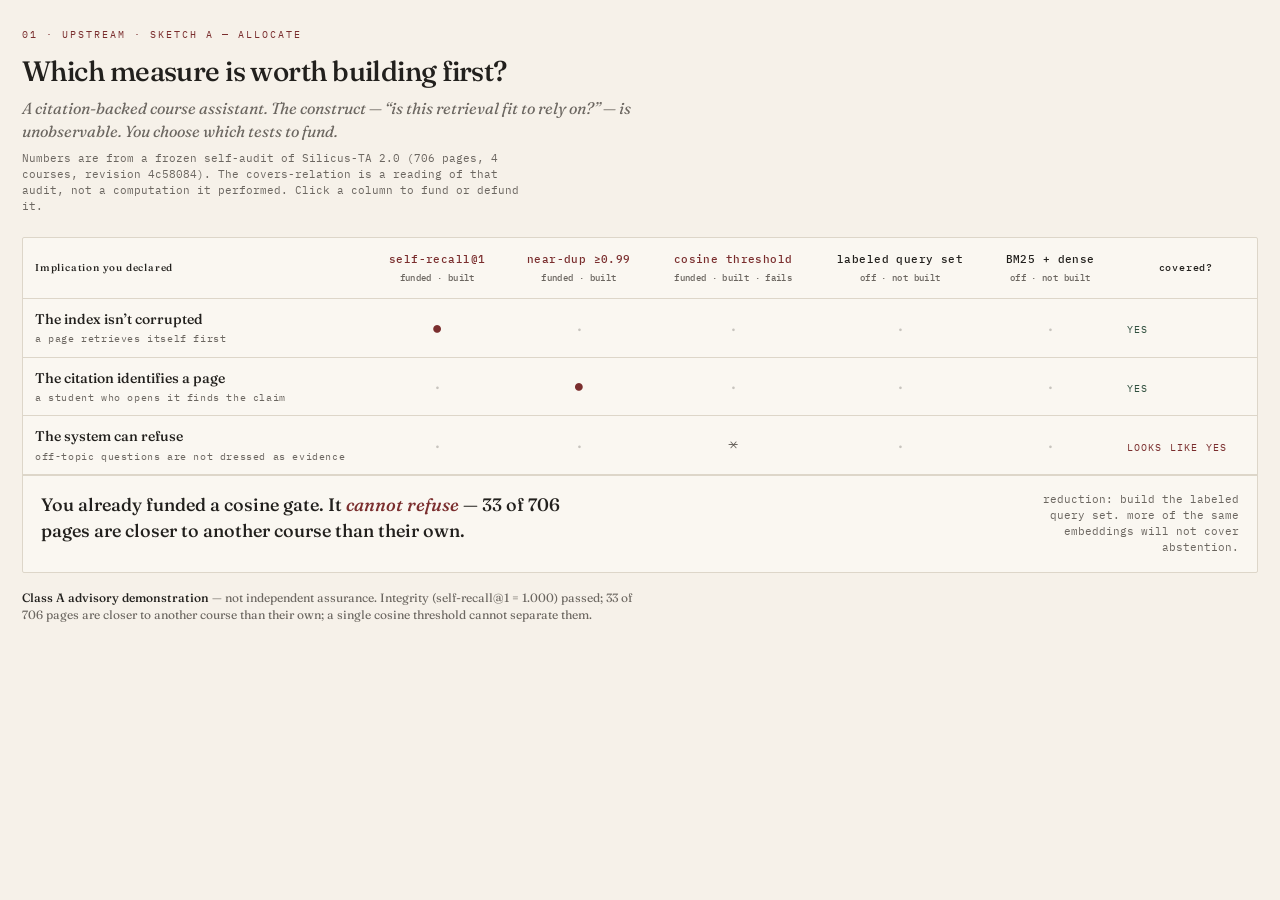
<file: sketches/upstream-coverage-allocate/index.html>
<!doctype html>
<html lang="en">
<head>
<meta charset="utf-8">
<meta name="viewport" content="width=device-width, initial-scale=1">
<title>Upstream sketch — coverage / allocate</title>
<link rel="preconnect" href="https://fonts.googleapis.com">
<link href="https://fonts.googleapis.com/css2?family=Fraunces:ital,opsz,wght@0,9..144,500;0,9..144,600;1,9..144,400&family=IBM+Plex+Mono:wght@400;500&display=swap" rel="stylesheet">
<style>
  :root{--bg:#f6f1e9;--paper:#faf7f1;--ink:#22201d;--dim:#6b6660;--rule:#ddd6c9;--acc:#7a2e2e;--ok:#2f4f3e}
  *{box-sizing:border-box;margin:0;padding:0}
  body{font-family:Fraunces,Georgia,serif;background:var(--bg);color:var(--ink);line-height:1.45;padding:28px 22px 48px}
  .kicker{font-family:"IBM Plex Mono",monospace;font-size:10px;letter-spacing:.2em;text-transform:uppercase;color:var(--acc)}
  h1{font-size:28px;font-weight:500;letter-spacing:-.02em;margin:8px 0 6px}
  .lede{font-size:16px;font-style:italic;color:var(--dim);max-width:62ch;margin-bottom:8px}
  .note{font-family:"IBM Plex Mono",monospace;font-size:11px;color:var(--dim);margin-bottom:22px;max-width:72ch}
  .board{border:1px solid var(--rule);background:var(--paper);border-radius:2px;overflow:hidden}
  table{width:100%;border-collapse:collapse}
  th,td{border-bottom:1px solid var(--rule);padding:10px 12px;vertical-align:middle}
  th{font-family:"IBM Plex Mono",monospace;font-size:10px;letter-spacing:.08em;font-weight:500;text-align:center}
  th.rowh,td.rowh{text-align:left;width:28%;font-family:Fraunces,serif}
  td.rowh{font-size:14px;font-weight:500}
  td.rowh span{display:block;font-family:"IBM Plex Mono",monospace;font-size:10px;letter-spacing:.06em;color:var(--dim);font-weight:400;margin-top:3px}
  .colbtn{all:unset;cursor:pointer;display:block;width:100%;text-align:center;padding:4px 0}
  .colbtn .name{font-family:"IBM Plex Mono",monospace;font-size:10.5px;letter-spacing:.04em}
  .colbtn .meta{display:block;font-size:9px;color:var(--dim);margin-top:3px;letter-spacing:.04em}
  .on .name{color:var(--acc)}
  .cell{text-align:center;font-size:18px;color:var(--rule)}
  .cell.hit{color:var(--acc)}
  .cell.miss{color:var(--dim);opacity:.35}
  .cell.fake{color:var(--dim);text-decoration:line-through}
  .status{font-family:"IBM Plex Mono",monospace;font-size:10px;letter-spacing:.12em;text-transform:uppercase}
  .status.ok{color:var(--ok)}
  .status.no{color:var(--acc)}
  .out{padding:16px 18px;border-top:1px solid var(--rule);display:grid;grid-template-columns:1fr auto;gap:12px;align-items:start}
  .sent{font-size:18px;font-weight:500;max-width:46ch}
  .sent em{font-style:italic;color:var(--acc)}
  .red{font-family:"IBM Plex Mono",monospace;font-size:11px;color:var(--dim);text-align:right;max-width:28ch}
  .disc{margin-top:16px;font-size:12px;color:var(--dim);max-width:78ch}
  .disc strong{color:var(--ink);font-weight:500}
</style>
</head>
<body>
  <div class="kicker">01 · upstream · sketch A — allocate</div>
  <h1>Which measure is worth building first?</h1>
  <p class="lede">A citation-backed course assistant. The construct — “is this retrieval fit to rely on?” — is unobservable. You choose which tests to fund.</p>
  <p class="note">Numbers are from a frozen self-audit of Silicus-TA 2.0 (706 pages, 4 courses, revision 4c58084). The covers-relation is a reading of that audit, not a computation it performed. Click a column to fund or defund it.</p>

  <div class="board">
    <table id="grid"></table>
    <div class="out">
      <div class="sent" id="sent"></div>
      <div class="red" id="red"></div>
    </div>
  </div>
  <p class="disc"><strong>Class A advisory demonstration</strong> — not independent assurance. Integrity (self-recall@1 = 1.000) passed; 33 of 706 pages are closer to another course than their own; a single cosine threshold cannot separate them.</p>

<script>
const IMPL = [
  {id:'integrity', name:'The index isn’t corrupted', hint:'a page retrieves itself first'},
  {id:'citation',  name:'The citation identifies a page', hint:'a student who opens it finds the claim'},
  {id:'abstention',name:'The system can refuse', hint:'off-topic questions are not dressed as evidence'},
];
const MEAS = [
  {id:'self', name:'self-recall@1', meta:'built', built:true, covers:['integrity'], fake:[]},
  {id:'dup',  name:'near-dup ≥0.99', meta:'built', built:true, covers:['citation'], fake:[]},
  {id:'cos',  name:'cosine threshold', meta:'built · fails', built:true, covers:[], fake:['abstention']},
  {id:'lab',  name:'labeled query set', meta:'not built', built:false, covers:['abstention'], fake:[]},
  {id:'hyb',  name:'BM25 + dense', meta:'not built', built:false, covers:[], fake:[]},
];
const on = Object.fromEntries(MEAS.map(m => [m.id, m.built]));

function covered(implId){
  return MEAS.some(m => on[m.id] && m.covers.includes(implId));
}
function faked(implId){
  return MEAS.some(m => on[m.id] && m.fake.includes(implId)) && !covered(implId);
}
function render(){
  const head = `<tr><th class="rowh">Implication you declared</th>${MEAS.map(m =>
    `<th><button class="colbtn ${on[m.id]?'on':''}" data-id="${m.id}"><span class="name">${m.name}</span><span class="meta">${on[m.id] ? (m.built?'funded':'added') : 'off'} · ${m.meta}</span></button></th>`
  ).join('')}<th>covered?</th></tr>`;
  const rows = IMPL.map(im => {
    const ok = covered(im.id);
    const fk = faked(im.id);
    const cells = MEAS.map(m => {
      const hit = m.covers.includes(im.id);
      const fake = m.fake.includes(im.id);
      const cls = !on[m.id] ? 'miss' : hit ? 'hit' : fake ? 'fake' : 'miss';
      const mark = !on[m.id] ? '·' : hit ? '●' : fake ? '×' : '·';
      return `<td class="cell ${cls}">${mark}</td>`;
    }).join('');
    const st = ok ? '<span class="status ok">yes</span>' : fk ? '<span class="status no">looks like yes</span>' : '<span class="status no">no</span>';
    return `<tr><td class="rowh">${im.name}<span>${im.hint}</span></td>${cells}<td>${st}</td></tr>`;
  }).join('');
  document.getElementById('grid').innerHTML = head + rows;
  document.querySelectorAll('.colbtn').forEach(b => b.onclick = () => { on[b.dataset.id] = !on[b.dataset.id]; render(); });

  const missing = IMPL.filter(im => !covered(im.id)).map(im => im.id);
  const labOn = on.lab;
  const cosOn = on.cos;
  let sent, red;
  if (missing.length === 0){
    sent = 'Every declared implication is covered. The expensive one was the <em>labeled query set</em> — not another embedding.';
    red = 'reduction: stop. ship with a gate you actually measured.';
  } else if (missing.includes('abstention') && cosOn && !labOn){
    sent = 'You already funded a cosine gate. It <em>cannot refuse</em> — 33 of 706 pages are closer to another course than their own.';
    red = 'reduction: build the labeled query set. more of the same embeddings will not cover abstention.';
  } else if (missing.includes('integrity')){
    sent = 'You defunded the only test of index integrity. The rest of the matrix is then uninterpretable.';
    red = 'reduction: self-recall is cheap. put it back.';
  } else {
    sent = 'An implication you declared is still uncovered.';
    red = 'reduction: fund the column that hits the uncovered row — not a new generator.';
  }
  document.getElementById('sent').innerHTML = sent;
  document.getElementById('red').textContent = red;
}
render();
</script>
</body>
</html>
</file>
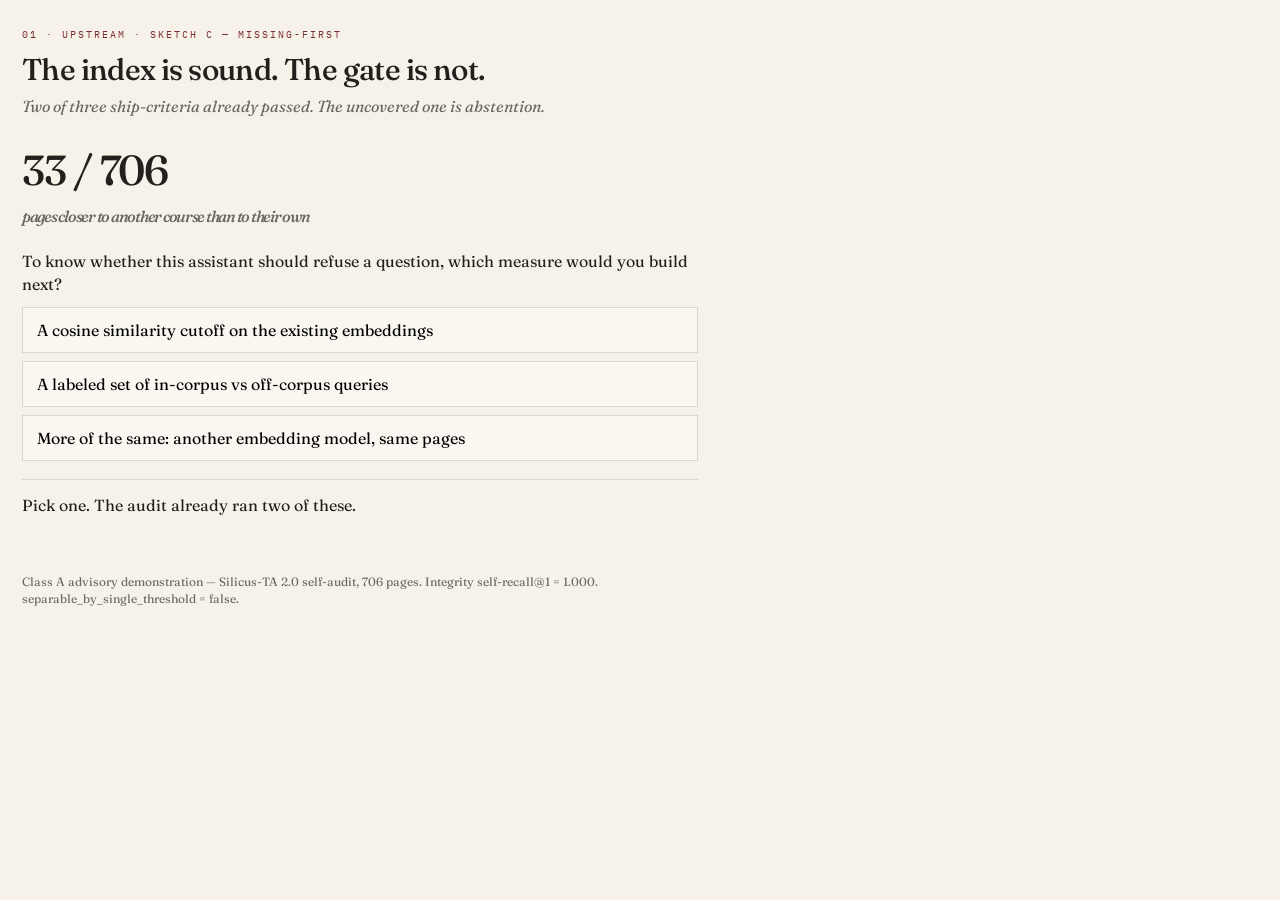
<file: sketches/upstream-missing-first/index.html>
<!doctype html>
<html lang="en">
<head>
<meta charset="utf-8">
<meta name="viewport" content="width=device-width, initial-scale=1">
<title>Upstream sketch — missing-first</title>
<link href="https://fonts.googleapis.com/css2?family=Fraunces:ital,opsz,wght@0,9..144,500;0,9..144,600;1,9..144,400&family=IBM+Plex+Mono:wght@400;500&display=swap" rel="stylesheet">
<style>
  :root{--bg:#f6f1e9;--paper:#faf7f1;--ink:#22201d;--dim:#6b6660;--rule:#ddd6c9;--acc:#7a2e2e}
  *{box-sizing:border-box;margin:0;padding:0}
  body{font-family:Fraunces,Georgia,serif;background:var(--bg);color:var(--ink);line-height:1.45;padding:28px 22px 48px;max-width:720px}
  .kicker{font-family:"IBM Plex Mono",monospace;font-size:10px;letter-spacing:.2em;text-transform:uppercase;color:var(--acc)}
  h1{font-size:30px;font-weight:500;letter-spacing:-.02em;margin:10px 0 8px;line-height:1.15}
  .lede{font-size:16px;font-style:italic;color:var(--dim);margin-bottom:22px}
  .stat{font-size:42px;font-weight:500;letter-spacing:-.03em}
  .stat span{font-size:16px;font-style:italic;color:var(--dim);display:block;margin-top:4px}
  .q{margin:22px 0 10px;font-size:16px}
  .opt{display:block;width:100%;text-align:left;font-family:Fraunces,serif;font-size:16px;padding:12px 14px;margin:8px 0;border:1px solid var(--rule);background:var(--paper);cursor:pointer}
  .opt:hover,.opt.on{border-color:var(--acc)}
  .ans{margin-top:18px;padding-top:14px;border-top:1px solid var(--rule);font-size:16px;min-height:4.5em}
  .ans em{font-style:italic;color:var(--acc)}
  .disc{margin-top:22px;font-size:12px;color:var(--dim)}
</style>
</head>
<body>
  <div class="kicker">01 · upstream · sketch C — missing-first</div>
  <h1>The index is sound. The gate is not.</h1>
  <p class="lede">Two of three ship-criteria already passed. The uncovered one is abstention.</p>
  <div class="stat">33 / 706<span>pages closer to another course than to their own</span></div>
  <p class="q">To know whether this assistant should refuse a question, which measure would you build next?</p>
  <button class="opt" data-k="cos">A cosine similarity cutoff on the existing embeddings</button>
  <button class="opt" data-k="lab">A labeled set of in-corpus vs off-corpus queries</button>
  <button class="opt" data-k="more">More of the same: another embedding model, same pages</button>
  <div class="ans" id="ans">Pick one. The audit already ran two of these.</div>
  <p class="disc">Class A advisory demonstration — Silicus-TA 2.0 self-audit, 706 pages. Integrity self-recall@1 = 1.000. separable_by_single_threshold = false.</p>
<script>
const A = {
  cos: 'Already tried. On-corpus neighbour median 0.909; off-corpus median 0.828; the distributions overlap. <em>A cutoff either admits the wrong course or rejects legitimate pages.</em>',
  lab: 'This is the missing measurement. Embed a labeled query set — in-corpus and off-corpus — <em>before</em> you tune a gate. The audit named it and did not have it.',
  more: 'The failure is not a weak embedding. It is that page-level vectors of dense course notes encode register (“this is an academic page”), not topic. <em>Another model of the same pages will not cover abstention.</em>',
};
document.querySelectorAll('.opt').forEach(b => b.onclick = () => {
  document.querySelectorAll('.opt').forEach(x => x.classList.remove('on'));
  b.classList.add('on');
  document.getElementById('ans').innerHTML = A[b.dataset.k];
});
</script>
</body>
</html>
</file>
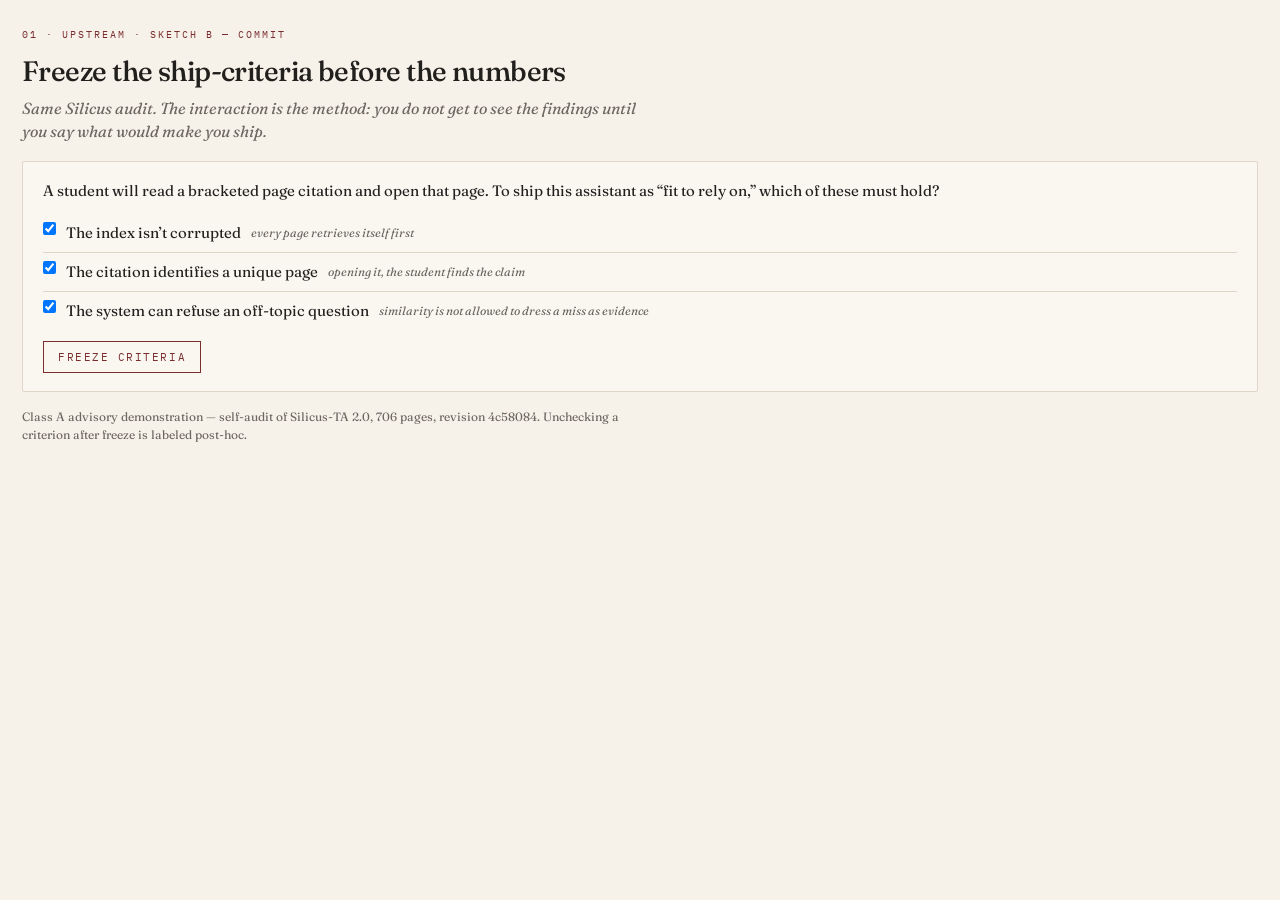
<file: sketches/upstream-protocol-commit/index.html>
<!doctype html>
<html lang="en">
<head>
<meta charset="utf-8">
<meta name="viewport" content="width=device-width, initial-scale=1">
<title>Upstream sketch — protocol / commit</title>
<link href="https://fonts.googleapis.com/css2?family=Fraunces:ital,opsz,wght@0,9..144,500;0,9..144,600;1,9..144,400&family=IBM+Plex+Mono:wght@400;500&display=swap" rel="stylesheet">
<style>
  :root{--bg:#f6f1e9;--paper:#faf7f1;--ink:#22201d;--dim:#6b6660;--rule:#ddd6c9;--acc:#7a2e2e;--ok:#2f4f3e}
  *{box-sizing:border-box;margin:0;padding:0}
  body{font-family:Fraunces,Georgia,serif;background:var(--bg);color:var(--ink);line-height:1.45;padding:28px 22px 48px}
  .kicker{font-family:"IBM Plex Mono",monospace;font-size:10px;letter-spacing:.2em;text-transform:uppercase;color:var(--acc)}
  h1{font-size:28px;font-weight:500;letter-spacing:-.02em;margin:8px 0 6px}
  .lede{font-size:16px;font-style:italic;color:var(--dim);max-width:62ch;margin-bottom:18px}
  .card{border:1px solid var(--rule);background:var(--paper);border-radius:2px;padding:18px 20px;margin-bottom:14px}
  .q{font-size:15px;margin-bottom:12px}
  label{display:flex;gap:10px;align-items:flex-start;padding:8px 0;border-top:1px solid var(--rule);cursor:pointer;font-size:15px}
  label:first-of-type{border-top:0}
  label span.hint{display:block;font-size:12px;color:var(--dim);font-style:italic;margin-top:2px}
  button{font-family:"IBM Plex Mono",monospace;font-size:11px;letter-spacing:.14em;text-transform:uppercase;background:transparent;color:var(--acc);border:1px solid var(--acc);padding:8px 14px;cursor:pointer;margin-top:12px}
  button:disabled{opacity:.4;cursor:not-allowed}
  .locked{font-family:"IBM Plex Mono",monospace;font-size:10px;letter-spacing:.16em;text-transform:uppercase;color:var(--acc);margin-bottom:8px}
  .find{margin-top:10px;padding-top:10px;border-top:1px dashed var(--rule)}
  .find h3{font-size:16px;font-weight:500}
  .find p{font-size:14px;color:var(--dim);margin-top:4px}
  .verdict{font-size:18px;font-weight:500;margin-top:8px}
  .verdict em{font-style:italic;color:var(--acc)}
  .hidden{display:none}
  .disc{margin-top:16px;font-size:12px;color:var(--dim);max-width:78ch}
</style>
</head>
<body>
  <div class="kicker">01 · upstream · sketch B — commit</div>
  <h1>Freeze the ship-criteria before the numbers</h1>
  <p class="lede">Same Silicus audit. The interaction is the method: you do not get to see the findings until you say what would make you ship.</p>

  <div class="card" id="commit">
    <p class="q">A student will read a bracketed page citation and open that page. To ship this assistant as “fit to rely on,” which of these must hold?</p>
    <label><input type="checkbox" data-id="integrity" checked> The index isn’t corrupted
      <span class="hint">every page retrieves itself first</span></label>
    <label><input type="checkbox" data-id="citation" checked> The citation identifies a unique page
      <span class="hint">opening it, the student finds the claim</span></label>
    <label><input type="checkbox" data-id="abstention" checked> The system can refuse an off-topic question
      <span class="hint">similarity is not allowed to dress a miss as evidence</span></label>
    <button id="freeze">Freeze criteria</button>
  </div>

  <div class="card hidden" id="reveal">
    <div class="locked">criteria frozen · numbers may now appear</div>
    <div id="finds"></div>
    <p class="verdict" id="verdict"></p>
  </div>
  <p class="disc">Class A advisory demonstration — self-audit of Silicus-TA 2.0, 706 pages, revision 4c58084. Unchecking a criterion after freeze is labeled post-hoc.</p>

<script>
const F = {
  integrity: {title:'Integrity', body:'Self-recall@1 = 1.000 on 706/706 pages. The index is not corrupted. Any failure below is about relevance, not a broken store.'},
  citation:  {title:'Citation identity', body:'No distinct-page pair reaches cosine 0.99. At ≥0.95 there are 9 pairs in 706 pages, 8 of them inside one file — the [file – p.N] citation already disambiguates.'},
  abstention:{title:'Abstention', body:'33 of 706 pages (4.7%) are closer to a different course than to any page in their own. separable_by_single_threshold = false. A cosine gate cannot refuse.'},
};
document.getElementById('freeze').onclick = () => {
  const chosen = [...document.querySelectorAll('input[type=checkbox]')].filter(x=>x.checked).map(x=>x.dataset.id);
  document.getElementById('commit').querySelectorAll('input').forEach(i => i.disabled = true);
  document.getElementById('freeze').disabled = true;
  document.getElementById('reveal').classList.remove('hidden');
  document.getElementById('finds').innerHTML = chosen.map(id =>
    `<div class="find"><h3>${F[id].title}</h3><p>${F[id].body}</p></div>`
  ).join('') || '<p>You froze an empty criterion set. That is a finding: you declined to say what “fit to rely on” means.</p>';
  const v = chosen.includes('abstention')
    ? 'You required a refusal gate. The audit does not have one. <em>The measure worth building is a labeled in/out query set</em> — not another embedding.'
    : 'You shipped without requiring refusal. That is allowed — it is a different product. Name it that way.';
  document.getElementById('verdict').innerHTML = v;
};
</script>
</body>
</html>
</file>
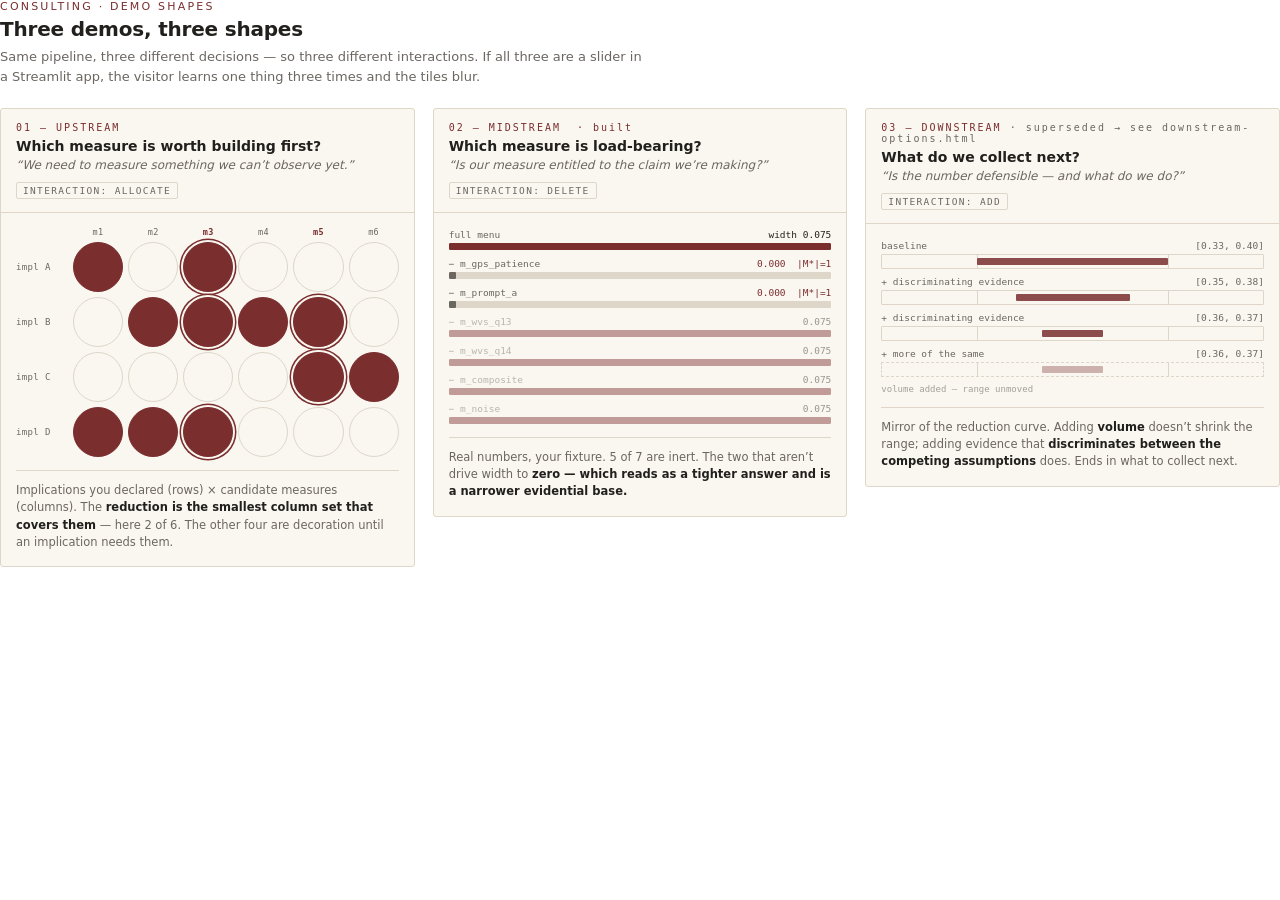
<file: demo-shapes.html>
<!doctype html>
<html><head><meta charset="utf-8"><style>
:root{
  --ink:var(--foreground,#22201d);
  --dim:var(--muted-foreground,#6b6660);
  --rule:var(--border,#ddd6c9);
  --acc:var(--accent,#7a2e2e);
  --panel:var(--card,#faf7f1);
}
*{box-sizing:border-box}
body{margin:0;font-family:ui-sans-serif,system-ui,-apple-system,sans-serif;color:var(--ink)}
.hdr{font-size:11px;letter-spacing:.2em;text-transform:uppercase;color:var(--acc);margin-bottom:4px}
h1{font-size:20px;margin:0 0 6px;font-weight:600;letter-spacing:-.01em}
.sub{font-size:13px;color:var(--dim);max-width:78ch;line-height:1.5;margin-bottom:22px}
.grid{display:grid;grid-template-columns:repeat(3,minmax(0,1fr));gap:18px;align-items:start}
.card{border:1px solid var(--rule);border-radius:3px;background:var(--panel);overflow:hidden;min-width:0}
.ch{padding:13px 15px;border-bottom:1px solid var(--rule)}
.num{font-family:ui-monospace,monospace;font-size:10px;letter-spacing:.2em;color:var(--acc)}
.ttl{font-size:14px;font-weight:600;margin-top:5px}
.q{font-size:12px;color:var(--dim);font-style:italic;margin-top:3px;line-height:1.4}
.verb{display:inline-block;margin-top:8px;font-family:ui-monospace,monospace;font-size:9.5px;letter-spacing:.14em;text-transform:uppercase;border:1px solid var(--rule);border-radius:2px;padding:2px 6px;color:var(--dim)}
.body{padding:14px 15px 15px}
.cap{font-size:11.5px;color:var(--dim);line-height:1.5;margin-top:13px;padding-top:11px;border-top:1px solid var(--rule)}
.cap b{color:var(--ink);font-weight:600}

/* upstream coverage grid */
.matrix{display:grid;grid-template-columns:52px repeat(6,1fr);gap:5px;align-items:center}
.rowlab{font-size:9px;color:var(--dim);font-family:ui-monospace,monospace;letter-spacing:.04em}
.dot{width:100%;aspect-ratio:1;border-radius:50%;border:1px solid var(--rule);background:transparent}
.dot.on{background:var(--acc);border-color:var(--acc)}
.dot.cov{box-shadow:0 0 0 2px var(--panel),0 0 0 3.5px var(--acc)}
.collab{font-size:8.5px;color:var(--dim);font-family:ui-monospace,monospace;text-align:center;letter-spacing:.04em}
.collab.cov{color:var(--acc);font-weight:600}

/* midstream bars */
.bars{margin-top:2px}
.bar{display:grid;grid-template-columns:1fr;gap:3px;margin-bottom:8px}
.bl{font-size:9.5px;font-family:ui-monospace,monospace;color:var(--dim);display:flex;justify-content:space-between}
.bl .v{color:var(--ink)}
.bt{height:7px;background:var(--rule);border-radius:1px;position:relative;overflow:hidden}
.bf{position:absolute;left:0;top:0;bottom:0;background:var(--acc);border-radius:1px}
.bar.zero .bf{background:var(--dim)}
.bar.zero .bl .v{color:var(--acc)}
.inert{opacity:.45}

/* downstream range */
.rng{margin-top:2px}
.rt{font-size:9.5px;font-family:ui-monospace,monospace;color:var(--dim);display:flex;justify-content:space-between;margin-bottom:3px}
.track{height:15px;background:transparent;border-radius:1px;position:relative;border:1px solid var(--rule);margin-bottom:7px}
.tick{position:absolute;top:0;bottom:0;width:1px;background:var(--rule)}
.span{position:absolute;top:3px;bottom:3px;background:var(--acc);border-radius:1px;opacity:.85}
.tag{font-size:9px;font-family:ui-monospace,monospace;color:var(--dim)}
.tag.dim{opacity:.6}
</style></head><body>

<div class="hdr">consulting · demo shapes</div>
<h1>Three demos, three shapes</h1>
<div class="sub">Same pipeline, three different decisions — so three different interactions. If all three are a slider in a Streamlit app, the visitor learns one thing three times and the tiles blur.</div>

<div class="grid">

  <div class="card">
    <div class="ch">
      <div class="num">01 — UPSTREAM</div>
      <div class="ttl">Which measure is worth building first?</div>
      <div class="q">&ldquo;We need to measure something we can&rsquo;t observe yet.&rdquo;</div>
      <div class="verb">interaction: allocate</div>
    </div>
    <div class="body">
      <div class="matrix">
        <div></div><div class="collab">m1</div><div class="collab">m2</div><div class="collab cov">m3</div><div class="collab">m4</div><div class="collab cov">m5</div><div class="collab">m6</div>
        <div class="rowlab">impl A</div><div class="dot on"></div><div class="dot"></div><div class="dot on cov"></div><div class="dot"></div><div class="dot"></div><div class="dot"></div>
        <div class="rowlab">impl B</div><div class="dot"></div><div class="dot on"></div><div class="dot on cov"></div><div class="dot on"></div><div class="dot on cov"></div><div class="dot"></div>
        <div class="rowlab">impl C</div><div class="dot"></div><div class="dot"></div><div class="dot"></div><div class="dot"></div><div class="dot on cov"></div><div class="dot on"></div>
        <div class="rowlab">impl D</div><div class="dot on"></div><div class="dot on"></div><div class="dot on cov"></div><div class="dot"></div><div class="dot"></div><div class="dot"></div>
      </div>
      <div class="cap">Implications you declared (rows) &times; candidate measures (columns). The <b>reduction is the smallest column set that covers them</b> — here 2 of 6. The other four are decoration until an implication needs them.</div>
    </div>
  </div>

  <div class="card">
    <div class="ch">
      <div class="num">02 — MIDSTREAM &nbsp;<span style="color:var(--acc)">· built</span></div>
      <div class="ttl">Which measure is load-bearing?</div>
      <div class="q">&ldquo;Is our measure entitled to the claim we&rsquo;re making?&rdquo;</div>
      <div class="verb">interaction: delete</div>
    </div>
    <div class="body">
      <div class="bars">
        <div class="bar"><div class="bl"><span>full menu</span><span class="v">width 0.075</span></div><div class="bt"><div class="bf" style="width:100%"></div></div></div>
        <div class="bar zero"><div class="bl"><span>− m_gps_patience</span><span class="v">0.000 &nbsp;|M*|=1</span></div><div class="bt"><div class="bf" style="width:2%"></div></div></div>
        <div class="bar zero"><div class="bl"><span>− m_prompt_a</span><span class="v">0.000 &nbsp;|M*|=1</span></div><div class="bt"><div class="bf" style="width:2%"></div></div></div>
        <div class="bar inert"><div class="bl"><span>− m_wvs_q13</span><span class="v">0.075</span></div><div class="bt"><div class="bf" style="width:100%"></div></div></div>
        <div class="bar inert"><div class="bl"><span>− m_wvs_q14</span><span class="v">0.075</span></div><div class="bt"><div class="bf" style="width:100%"></div></div></div>
        <div class="bar inert"><div class="bl"><span>− m_composite</span><span class="v">0.075</span></div><div class="bt"><div class="bf" style="width:100%"></div></div></div>
        <div class="bar inert"><div class="bl"><span>− m_noise</span><span class="v">0.075</span></div><div class="bt"><div class="bf" style="width:100%"></div></div></div>
      </div>
      <div class="cap">Real numbers, your fixture. 5 of 7 are inert. The two that aren&rsquo;t drive width to <b>zero — which reads as a tighter answer and is a narrower evidential base.</b></div>
    </div>
  </div>

  <div class="card">
    <div class="ch">
      <div class="num">03 — DOWNSTREAM <span style="color:var(--dim)">· superseded → see downstream-options.html</span></div>
      <div class="ttl">What do we collect next?</div>
      <div class="q">&ldquo;Is the number defensible — and what do we do?&rdquo;</div>
      <div class="verb">interaction: add</div>
    </div>
    <div class="body">
      <div class="rng">
        <div class="rt"><span>baseline</span><span>[0.33, 0.40]</span></div>
        <div class="track"><div class="tick" style="left:25%"></div><div class="tick" style="left:75%"></div><div class="span" style="left:25%;width:50%"></div></div>
        <div class="rt"><span>+ discriminating evidence</span><span>[0.35, 0.38]</span></div>
        <div class="track"><div class="tick" style="left:25%"></div><div class="tick" style="left:75%"></div><div class="span" style="left:35%;width:30%"></div></div>
        <div class="rt"><span>+ discriminating evidence</span><span>[0.36, 0.37]</span></div>
        <div class="track"><div class="tick" style="left:25%"></div><div class="tick" style="left:75%"></div><div class="span" style="left:42%;width:16%"></div></div>
        <div class="rt"><span>+ more of the same</span><span>[0.36, 0.37]</span></div>
        <div class="track" style="border-style:dashed"><div class="tick" style="left:25%"></div><div class="tick" style="left:75%"></div><div class="span" style="left:42%;width:16%;opacity:.35"></div></div>
        <div class="tag dim">volume added — range unmoved</div>
      </div>
      <div class="cap">Mirror of the reduction curve. Adding <b>volume</b> doesn&rsquo;t shrink the range; adding evidence that <b>discriminates between the competing assumptions</b> does. Ends in what to collect next.</div>
    </div>
  </div>

</div>
</body></html>
</file>
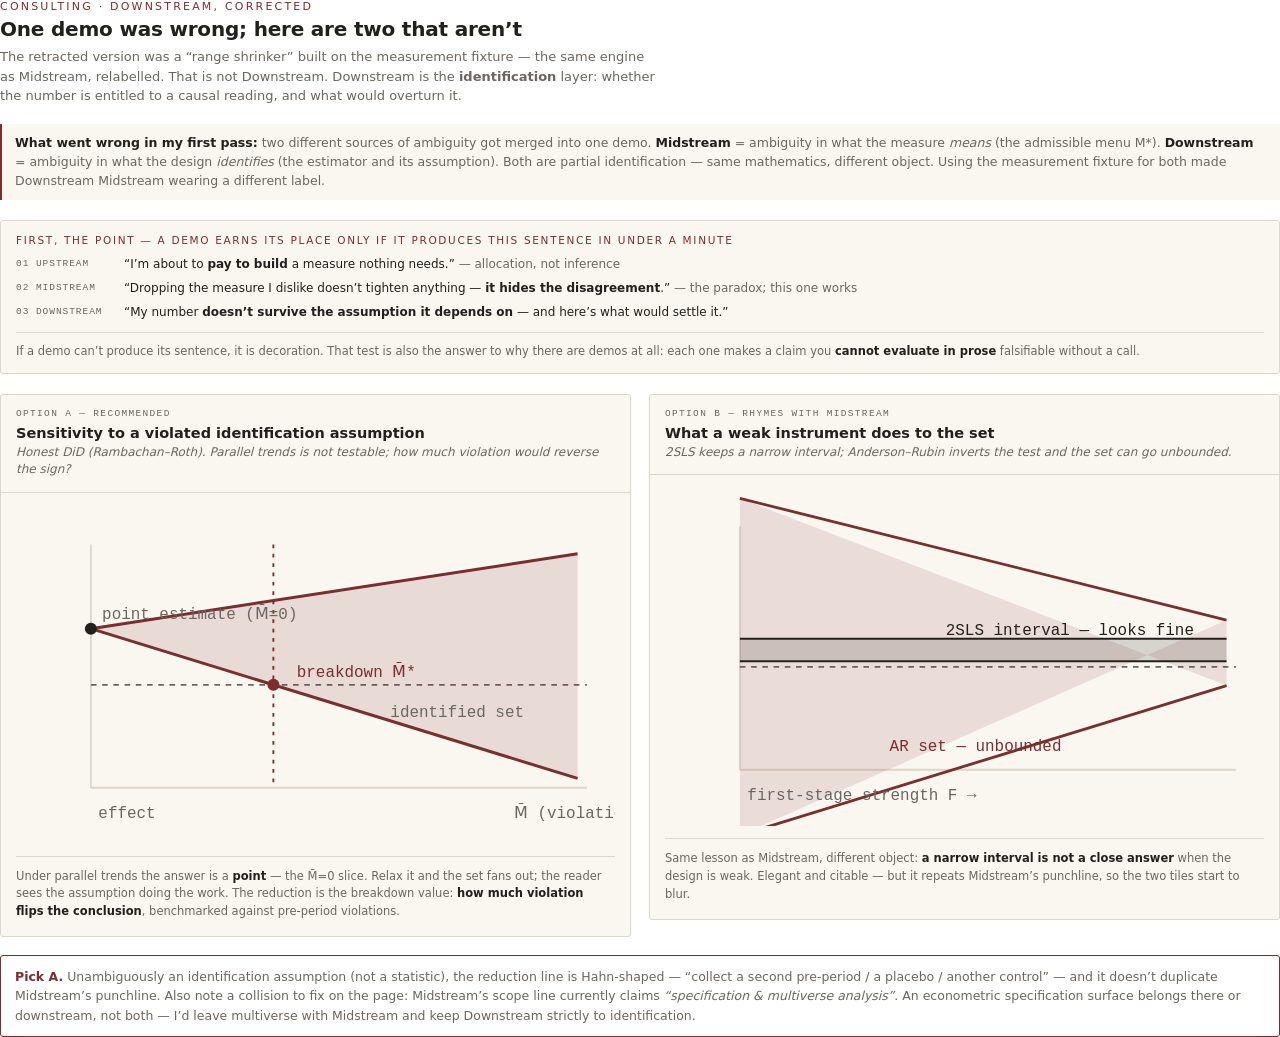
<file: downstream-options.html>
<!doctype html>
<html><head><meta charset="utf-8"><style>
:root{
  --ink:var(--foreground,#22201d);
  --dim:var(--muted-foreground,#6b6660);
  --rule:var(--border,#ddd6c9);
  --acc:var(--accent,#7a2e2e);
  --panel:var(--card,#faf7f1);
}
*{box-sizing:border-box}
body{margin:0;font-family:ui-sans-serif,system-ui,-apple-system,sans-serif;color:var(--ink)}
.hdr{font-size:11px;letter-spacing:.2em;text-transform:uppercase;color:var(--acc);margin-bottom:4px}
h1{font-size:20px;margin:0 0 6px;font-weight:600;letter-spacing:-.01em}
.sub{font-size:13px;color:var(--dim);max-width:80ch;line-height:1.5;margin-bottom:18px}
.warn{border-left:2px solid var(--acc);padding:9px 13px;margin-bottom:20px;font-size:12.5px;line-height:1.55;color:var(--dim);background:var(--panel)}
.warn b{color:var(--ink)}
.strip{border:1px solid var(--rule);border-radius:3px;background:var(--panel);padding:13px 15px;margin-bottom:20px}
.striph{font-size:10.5px;letter-spacing:.16em;text-transform:uppercase;color:var(--acc);margin-bottom:9px}
.sent{display:grid;grid-template-columns:96px 1fr;gap:6px 12px;font-size:12px;line-height:1.5}
.sent .k{font-family:ui-monospace,monospace;font-size:9.5px;letter-spacing:.1em;color:var(--dim);padding-top:2px}
.sent .v{color:var(--ink)}
.sent .v i{color:var(--dim);font-style:normal}
.grid{display:grid;grid-template-columns:repeat(2,minmax(0,1fr));gap:18px;align-items:start}
.card{border:1px solid var(--rule);border-radius:3px;background:var(--panel);overflow:hidden;min-width:0}
.ch{padding:13px 15px;border-bottom:1px solid var(--rule)}
.tag{font-family:ui-monospace,monospace;font-size:9.5px;letter-spacing:.14em;text-transform:uppercase;color:var(--dim)}
.ttl{font-size:14.5px;font-weight:600;margin-top:6px}
.q{font-size:12px;color:var(--dim);font-style:italic;margin-top:3px;line-height:1.45}
.body{padding:14px 15px 15px}
.cap{font-size:11.5px;color:var(--dim);line-height:1.55;margin-top:12px;padding-top:11px;border-top:1px solid var(--rule)}
.cap b{color:var(--ink);font-weight:600}
svg{display:block;width:100%;height:auto}
.pick{border:1px solid var(--acc);border-radius:3px;padding:11px 14px;font-size:12.5px;line-height:1.55;margin-top:18px}
.pick b{color:var(--acc)}
.pick span{color:var(--dim)}
</style></head><body>

<div class="hdr">consulting · downstream, corrected</div>
<h1>One demo was wrong; here are two that aren&rsquo;t</h1>
<div class="sub">The retracted version was a &ldquo;range shrinker&rdquo; built on the measurement fixture — the same engine as Midstream, relabelled. That is not Downstream. Downstream is the <b>identification</b> layer: whether the number is entitled to a causal reading, and what would overturn it.</div>

<div class="warn"><b>What went wrong in my first pass:</b> two different sources of ambiguity got merged into one demo. <b>Midstream</b> = ambiguity in what the measure <i>means</i> (the admissible menu M*). <b>Downstream</b> = ambiguity in what the design <i>identifies</i> (the estimator and its assumption). Both are partial identification — same mathematics, different object. Using the measurement fixture for both made Downstream Midstream wearing a different label.</div>

<div class="strip">
  <div class="striph">First, the point — a demo earns its place only if it produces this sentence in under a minute</div>
  <div class="sent">
    <div class="k">01 UPSTREAM</div><div class="v">&ldquo;I&rsquo;m about to <b>pay to build</b> a measure nothing needs.&rdquo; <i>— allocation, not inference</i></div>
    <div class="k">02 MIDSTREAM</div><div class="v">&ldquo;Dropping the measure I dislike doesn&rsquo;t tighten anything — <b>it hides the disagreement</b>.&rdquo; <i>— the paradox; this one works</i></div>
    <div class="k">03 DOWNSTREAM</div><div class="v">&ldquo;My number <b>doesn&rsquo;t survive the assumption it depends on</b> — and here&rsquo;s what would settle it.&rdquo;</div>
  </div>
  <div style="font-size:11.5px;color:var(--dim);line-height:1.5;margin-top:11px;padding-top:10px;border-top:1px solid var(--rule)">If a demo can&rsquo;t produce its sentence, it is decoration. That test is also the answer to why there are demos at all: each one makes a claim you <b style="color:var(--ink)">cannot evaluate in prose</b> falsifiable without a call.</div>
</div>

<div class="grid">

  <div class="card">
    <div class="ch">
      <div class="tag">option A — recommended</div>
      <div class="ttl">Sensitivity to a violated identification assumption</div>
      <div class="q">Honest DiD (Rambachan&ndash;Roth). Parallel trends is not testable; how much violation would reverse the sign?</div>
    </div>
    <div class="body">
      <svg viewBox="0 0 320 180" role="img" aria-label="Identified set widening as the violation bound grows">
        <line x1="40" y1="20" x2="40" y2="150" stroke="#ddd6c9" stroke-width="1"/>
        <line x1="40" y1="150" x2="305" y2="150" stroke="#ddd6c9" stroke-width="1"/>
        <line x1="40" y1="95" x2="305" y2="95" stroke="#6b6660" stroke-width="1" stroke-dasharray="3 3"/>
        <polygon points="40,65 300,25 300,145" fill="#7a2e2e" fill-opacity="0.14" stroke="none"/>
        <line x1="40" y1="65" x2="300" y2="25" stroke="#7a2e2e" stroke-width="1.6"/>
        <line x1="40" y1="65" x2="300" y2="145" stroke="#7a2e2e" stroke-width="1.6"/>
        <line x1="137.5" y1="20" x2="137.5" y2="150" stroke="#7a2e2e" stroke-width="1" stroke-dasharray="2 3"/>
        <circle cx="137.5" cy="95" r="3.2" fill="#7a2e2e"/>
        <circle cx="40" cy="65" r="3.2" fill="#22201d"/>
        <text x="46" y="60" font-size="8.5" fill="#6b6660" font-family="ui-monospace,monospace">point estimate (M&#772;=0)</text>
        <text x="150" y="91" font-size="8.5" fill="#7a2e2e" font-family="ui-monospace,monospace">breakdown M&#772;*</text>
        <text x="200" y="112" font-size="8.5" fill="#6b6660" font-family="ui-monospace,monospace">identified set</text>
        <text x="266" y="166" font-size="8.5" fill="#6b6660" font-family="ui-monospace,monospace">M&#772; (violation bound)</text>
        <text x="44" y="166" font-size="8.5" fill="#6b6660" font-family="ui-monospace,monospace">effect</text>
      </svg>
      <div class="cap">Under parallel trends the answer is a <b>point</b> — the M&#772;=0 slice. Relax it and the set fans out; the reader sees the assumption doing the work. The reduction is the breakdown value: <b>how much violation flips the conclusion</b>, benchmarked against pre-period violations.</div>
    </div>
  </div>

  <div class="card">
    <div class="ch">
      <div class="tag">option B — rhymes with Midstream</div>
      <div class="ttl">What a weak instrument does to the set</div>
      <div class="q">2SLS keeps a narrow interval; Anderson&ndash;Rubin inverts the test and the set can go unbounded.</div>
    </div>
    <div class="body">
      <svg viewBox="0 0 320 180" role="img" aria-label="Anderson-Rubin set widening as first stage weakens">
        <line x1="40" y1="20" x2="40" y2="150" stroke="#ddd6c9" stroke-width="1"/>
        <line x1="40" y1="150" x2="305" y2="150" stroke="#ddd6c9" stroke-width="1"/>
        <line x1="40" y1="95" x2="305" y2="95" stroke="#6b6660" stroke-width="1" stroke-dasharray="3 3"/>
        <polygon points="300,70 300,105 40,5 40,185" fill="#7a2e2e" fill-opacity="0.13" stroke="none"/>
        <line x1="300" y1="70" x2="40" y2="5" stroke="#7a2e2e" stroke-width="1.5"/>
        <line x1="300" y1="105" x2="40" y2="185" stroke="#7a2e2e" stroke-width="1.5"/>
        <rect x="40" y="80" width="260" height="12" fill="#22201d" fill-opacity="0.16" stroke="none"/>
        <line x1="40" y1="80" x2="300" y2="80" stroke="#22201d" stroke-width="1"/>
        <line x1="40" y1="92" x2="300" y2="92" stroke="#22201d" stroke-width="1"/>
        <text x="150" y="78" font-size="8.5" fill="#22201d" font-family="ui-monospace,monospace">2SLS interval — looks fine</text>
        <text x="120" y="140" font-size="8.5" fill="#7a2e2e" font-family="ui-monospace,monospace">AR set — unbounded</text>
        <text x="44" y="166" font-size="8.5" fill="#6b6660" font-family="ui-monospace,monospace">first-stage strength F &#8594;</text>
      </svg>
      <div class="cap">Same lesson as Midstream, different object: <b>a narrow interval is not a close answer</b> when the design is weak. Elegant and citable — but it repeats Midstream&rsquo;s punchline, so the two tiles start to blur.</div>
    </div>
  </div>

</div>

<div class="pick"><b>Pick A.</b> <span>Unambiguously an identification assumption (not a statistic), the reduction line is Hahn-shaped &mdash; &ldquo;collect a second pre-period / a placebo / another control&rdquo; &mdash; and it doesn&rsquo;t duplicate Midstream&rsquo;s punchline. Also note a collision to fix on the page: Midstream&rsquo;s scope line currently claims <i>&ldquo;specification &amp; multiverse analysis&rdquo;</i>. An econometric specification surface belongs there or downstream, not both &mdash; I&rsquo;d leave multiverse with Midstream and keep Downstream strictly to identification.</span></div>

</body></html>
</file>
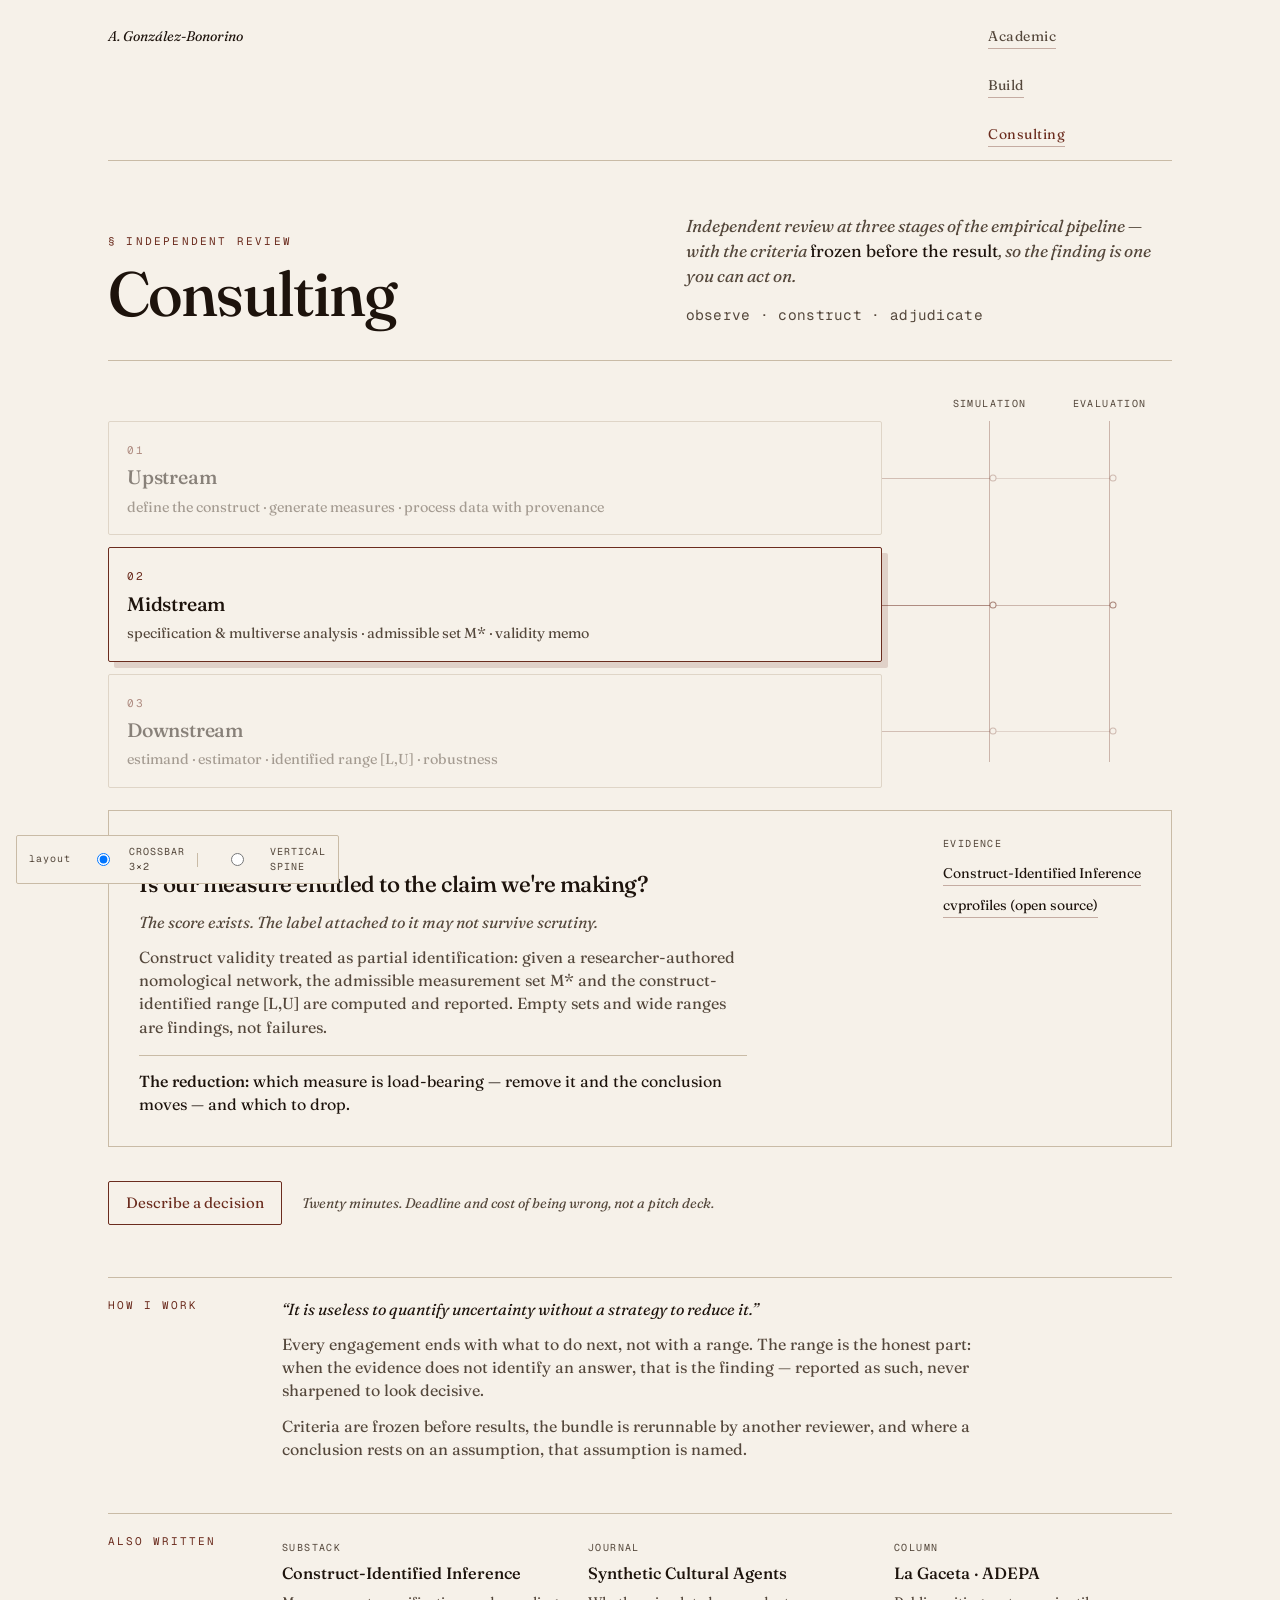
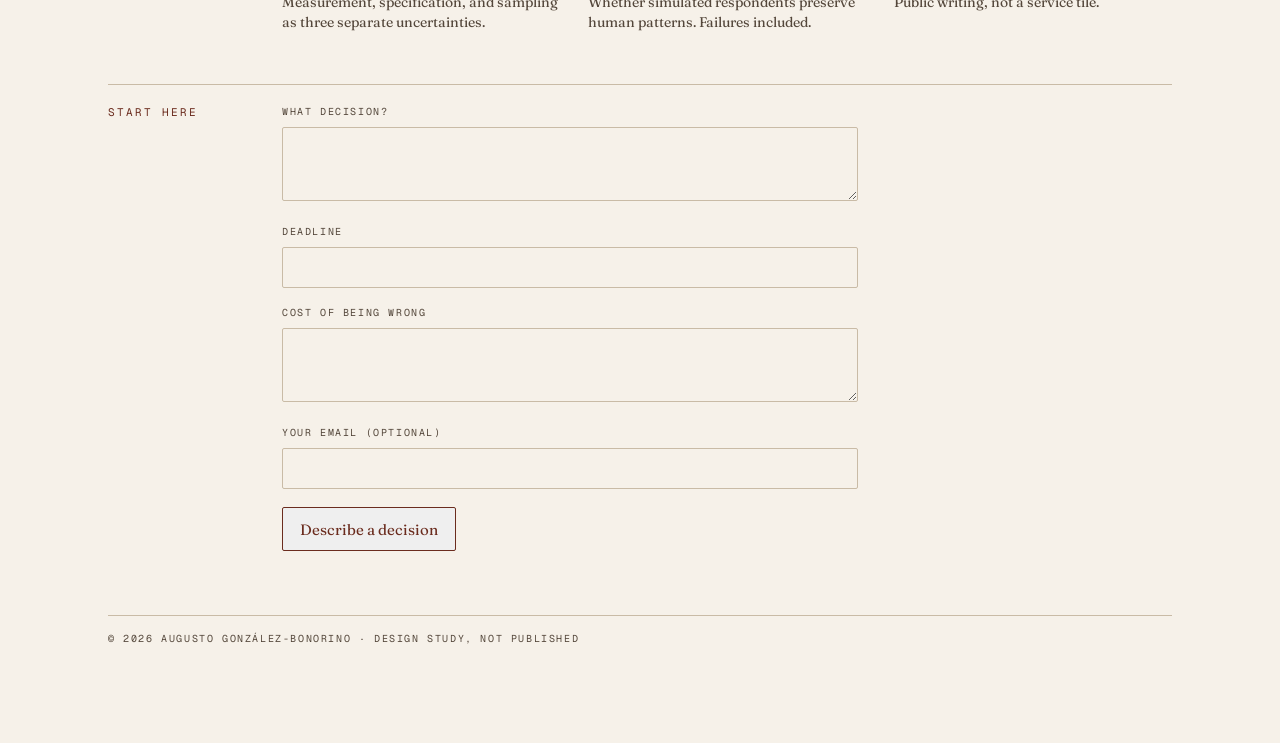
<file: page/consulting-v1.html>
<!DOCTYPE html>
<html lang="en">
<head>
<meta charset="UTF-8" />
<meta name="viewport" content="width=device-width, initial-scale=1.0" />
<title>Consulting — design study (crossbar vs spine)</title>
<link rel="preconnect" href="https://fonts.googleapis.com" />
<link rel="preconnect" href="https://fonts.gstatic.com" crossorigin />
<link href="https://fonts.googleapis.com/css2?family=Fraunces:ital,opsz,wght@0,9..144,400;0,9..144,500;0,9..144,600;1,9..144,400&family=Geist+Mono:wght@400;500&display=swap" rel="stylesheet" />
<style>
  :root{
    /* academic world, lifted from the live site's index.css */
    --paper: 38 44% 94%;
    --paper-deep: 36 36% 86%;
    --ink: 24 40% 8%;
    --rule: 36 24% 72%;
    --muted-ink: 28 18% 28%;
    --oxblood: 11 56% 27%;
    --subtle: 38 32% 88%;
    --serif: "Fraunces","Iowan Old Style",Georgia,serif;
    --mono: "Geist Mono",ui-monospace,"SF Mono",monospace;
    --ease: cubic-bezier(.16,1,.3,1);
    --dur: 240ms;
  }
  *{box-sizing:border-box;margin:0;padding:0}
  html,body{background:hsl(var(--paper));color:hsl(var(--ink))}
  body{font-family:var(--serif);-webkit-font-smoothing:antialiased;line-height:1.45}
  a{color:inherit}
  .page{max-width:1120px;margin:0 auto;padding:26px 28px 96px}

  /* ---------- nav ---------- */
  nav{display:flex;align-items:baseline;justify-content:space-between;
      border-bottom:1px solid hsl(var(--rule));padding-bottom:13px;font-size:13px}
  nav .who{font-style:italic;font-size:14px}
  nav .links{display:flex;gap:1.6rem;letter-spacing:.04em;color:hsl(var(--muted-ink))}
  nav a{text-decoration:none}
  nav a[aria-current]{color:hsl(var(--oxblood))}

  /* ---------- header ---------- */
  .kicker{font-family:var(--mono);font-size:11px;letter-spacing:.2em;
          text-transform:uppercase;color:hsl(var(--oxblood))}
  header{margin:52px 0 34px;display:grid;grid-template-columns:1.05fr .95fr;
         gap:40px;align-items:end}
  h1{font-size:clamp(2.5rem,5.6vw,3.9rem);font-weight:500;letter-spacing:-.03em;
     line-height:1.03;margin-top:12px}
  .lede{font-size:1.08rem;font-style:italic;color:hsl(var(--muted-ink));max-width:34rem;padding-bottom:5px}
  .lede em{font-style:normal;color:hsl(var(--ink))}
  .thesis{margin-top:12px;font-size:.9rem;color:hsl(var(--muted-ink));font-family:var(--mono);
          letter-spacing:.02em}

  /* ---------- DAG ---------- */
  .stagewrap{border-top:1px solid hsl(var(--rule));padding-top:26px}
  .dag{position:relative;margin-top:34px;transition:padding var(--dur) var(--ease)}
  .rows{display:flex;flex-direction:column;gap:12px}
  .row{position:relative;transition:opacity var(--dur) var(--ease)}

  .plate{
    width:calc(100% - 290px);text-align:left;font:inherit;color:inherit;cursor:pointer;
    background:hsl(var(--paper));border:1px solid hsl(var(--rule));border-radius:2px;
    padding:15px 18px 17px;display:block;
    transition:border-color var(--dur) var(--ease),box-shadow var(--dur) var(--ease),
               opacity var(--dur) var(--ease),transform var(--dur) var(--ease);
  }
  .plate:hover{border-color:hsl(var(--oxblood))}
  .plate:focus-visible{outline:2px solid hsl(var(--oxblood));outline-offset:2px}
  .plate .num{font-family:var(--mono);font-size:11px;letter-spacing:.16em;color:hsl(var(--oxblood))}
  .plate .name{display:block;font-size:1.22rem;font-weight:500;letter-spacing:-.01em;margin-top:3px}
  .plate .scope{display:block;font-size:.9rem;color:hsl(var(--muted-ink));margin-top:5px}
  .plate .chips{display:none;gap:8px;margin-top:11px;flex-wrap:wrap}
  .chip{font-family:var(--mono);font-size:10px;letter-spacing:.12em;text-transform:uppercase;
        color:hsl(var(--oxblood));border:1px solid hsl(var(--oxblood)/.35);
        border-radius:999px;padding:2px 8px}
  .dag[data-stage="upstream"]   .row[data-stage="upstream"] .plate,
  .dag[data-stage="midstream"]  .row[data-stage="midstream"] .plate,
  .dag[data-stage="downstream"] .row[data-stage="downstream"] .plate{
    border-color:hsl(var(--oxblood));
    box-shadow:6px 6px 0 0 hsl(var(--oxblood)/.16);
  }
  .dag[data-stage="upstream"]   .row:not([data-stage="upstream"]),
  .dag[data-stage="midstream"]  .row:not([data-stage="midstream"]),
  .dag[data-stage="downstream"] .row:not([data-stage="downstream"]){opacity:.5}

  /* edges: plate right edge -> each method rail.
     Both rails and edges are anchored to the same right-hand offsets, so the
     edges land on the rails regardless of viewport width. */
  .link{position:absolute;top:50%;height:1px;background:hsl(var(--oxblood)/.3);
        transition:opacity var(--dur) var(--ease),background var(--dur) var(--ease)}
  .link[data-method="simulation"]{left:calc(100% - 290px);right:182px}
  .link[data-method="evaluation"]{left:calc(100% - 290px);right:62px}
  .dot{position:absolute;top:50%;width:7px;height:7px;border-radius:50%;
       background:hsl(var(--paper));border:1px solid hsl(var(--oxblood)/.55);
       transform:translate(50%,-50%);transition:background var(--dur) var(--ease)}
  .dot[data-method="simulation"]{right:179px}
  .dot[data-method="evaluation"]{right:59px}

  /* the two method rails */
  .rails{position:absolute;top:0;bottom:0;right:0;width:290px;pointer-events:none}
  .rail{position:absolute;top:0;bottom:26px;width:1px;background:hsl(var(--oxblood)/.3);
        pointer-events:auto;cursor:default}
  .rail[data-method="simulation"]{right:182px}
  .rail[data-method="evaluation"]{right:62px}
  .rail .rl{position:absolute;top:-24px;left:50%;transform:translateX(-50%);
            font-family:var(--mono);font-size:10px;letter-spacing:.14em;text-transform:uppercase;
            color:hsl(var(--muted-ink));white-space:nowrap;padding:0 6px;background:hsl(var(--paper))}
  .rail .rt{position:absolute;bottom:-26px;left:50%;transform:translateX(-50%);
            font-family:var(--mono);font-size:10px;letter-spacing:.1em;
            color:hsl(var(--muted-ink));white-space:nowrap}

  /* hover a rail => that method lights up at every stage */
  .dag[data-hover="simulation"] .link[data-method="simulation"],
  .dag[data-hover="evaluation"] .link[data-method="evaluation"]{
    background:hsl(var(--oxblood));height:2px;margin-top:-.5px;
  }
  .dag[data-hover="simulation"] .dot[data-method="simulation"],
  .dag[data-hover="evaluation"] .dot[data-method="evaluation"]{
    background:hsl(var(--oxblood));border-color:hsl(var(--oxblood));
  }
  .dag[data-hover] .link:not([data-method="simulation"]):not([data-method="evaluation"]){opacity:.25}
  .dag[data-hover="simulation"] .link[data-method="evaluation"],
  .dag[data-hover="evaluation"] .link[data-method="simulation"]{opacity:.18}

  /* ---------- spine layout variant ---------- */
  .dag[data-layout="spine"]{padding-right:0}
  .dag[data-layout="spine"] .rails,
  .dag[data-layout="spine"] .link,
  .dag[data-layout="spine"] .dot{display:none}
  .dag[data-layout="spine"] .plate{width:100%}
  .dag[data-layout="spine"] .plate .chips{display:flex}
  .dag[data-layout="spine"] .row + .row::before{
    content:"";position:absolute;left:26px;top:-12px;height:12px;width:1px;
    background:hsl(var(--oxblood)/.4)
  }

  /* ---------- detail panel ---------- */
  .detail{margin-top:22px;border:1px solid hsl(var(--rule));background:hsl(var(--paper));
          padding:26px 30px 30px;display:grid;grid-template-columns:1fr auto;gap:26px;align-items:start}
  .detail h2{font-size:1.4rem;font-weight:500;letter-spacing:-.02em;margin:8px 0 10px}
  .detail .q{font-style:italic;color:hsl(var(--muted-ink))}
  .detail p.body{color:hsl(var(--muted-ink));max-width:38rem;margin-top:12px}
  .detail .red{max-width:38rem;margin-top:16px;padding-top:14px;border-top:1px solid hsl(var(--rule))}
  .detail .red b{font-weight:500;color:hsl(var(--ink))}
  .links{display:flex;flex-direction:column;gap:9px;min-width:11.5rem}
  .links a{font-size:14px;text-decoration:none;border-bottom:1px solid hsl(var(--oxblood)/.35);
           padding-bottom:2px;width:fit-content}
  .links a:hover{border-color:hsl(var(--oxblood))}
  .links .lbl{font-family:var(--mono);font-size:10px;letter-spacing:.14em;
              text-transform:uppercase;color:hsl(var(--muted-ink));margin-bottom:2px}

  .cta-row{margin-top:34px;display:flex;gap:20px;align-items:baseline;flex-wrap:wrap}
  .cta{display:inline-block;padding:10px 17px;border:1px solid hsl(var(--oxblood));
       color:hsl(var(--oxblood));text-decoration:none;font-size:15px;border-radius:2px;
       transition:background var(--dur) var(--ease),color var(--dur) var(--ease)}
  .cta:hover{background:hsl(var(--oxblood));color:hsl(var(--paper))}
  .cta-note{font-size:14px;font-style:italic;color:hsl(var(--muted-ink))}

  /* ---------- how i work ---------- */
  .how{margin-top:52px;padding-top:20px;border-top:1px solid hsl(var(--rule));
       display:grid;grid-template-columns:150px 1fr;gap:24px}
  .how h3{font-family:var(--mono);font-size:11px;letter-spacing:.18em;text-transform:uppercase;
          font-weight:400;color:hsl(var(--oxblood))}
  .how p{max-width:44rem;color:hsl(var(--muted-ink))}
  .how p + p{margin-top:12px}
  .how .pull{font-style:italic;color:hsl(var(--ink))}

  /* ---------- writing ---------- */
  .writing{margin-top:52px;padding-top:20px;border-top:1px solid hsl(var(--rule));
           display:grid;grid-template-columns:150px 1fr;gap:24px}
  .writing h3{font-family:var(--mono);font-size:11px;letter-spacing:.18em;text-transform:uppercase;
              font-weight:400;color:hsl(var(--oxblood))}
  .rail3{display:grid;grid-template-columns:1fr 1fr 1fr;gap:28px}
  .rail3 .kind{font-family:var(--mono);font-size:10px;letter-spacing:.14em;
               text-transform:uppercase;color:hsl(var(--muted-ink))}
  .rail3 h4{font-size:1.02rem;font-weight:500;margin:5px 0 6px}
  .rail3 a{text-decoration:none}
  .rail3 a:hover{color:hsl(var(--oxblood))}
  .rail3 p{font-size:14px;color:hsl(var(--muted-ink))}

  /* ---------- form ---------- */
  .form{margin-top:52px;padding-top:20px;border-top:1px solid hsl(var(--rule));
        display:grid;grid-template-columns:150px 1fr;gap:24px}
  .form h3{font-family:var(--mono);font-size:11px;letter-spacing:.18em;text-transform:uppercase;
           font-weight:400;color:hsl(var(--oxblood))}
  form{max-width:36rem}
  .f{margin-bottom:18px}
  label{display:block;font-family:var(--mono);font-size:10px;letter-spacing:.16em;
        text-transform:uppercase;color:hsl(var(--muted-ink));margin-bottom:7px}
  input,textarea{width:100%;background:hsl(var(--paper));border:1px solid hsl(var(--rule));
                 border-radius:2px;padding:9px 11px;font:inherit;font-size:15px;color:inherit;
                 outline:none;transition:border-color var(--dur) var(--ease)}
  textarea{resize:vertical;min-height:74px}
  input:focus,textarea:focus{border-color:hsl(var(--oxblood))}
  button.cta{cursor:pointer;font-family:var(--serif);min-height:44px}

  /* ---------- footer ---------- */
  footer{margin-top:64px;padding-top:16px;border-top:1px solid hsl(var(--rule));
         font-family:var(--mono);font-size:10px;letter-spacing:.16em;
         text-transform:uppercase;color:hsl(var(--muted-ink))}

  /* ---------- tweaks ---------- */
  .tweaks{position:fixed;left:16px;bottom:16px;z-index:20;background:hsl(var(--paper));
          border:1px solid hsl(var(--rule));border-radius:2px;padding:9px 12px;
          font-family:var(--mono);font-size:10px;letter-spacing:.1em;
          color:hsl(var(--muted-ink));display:flex;gap:12px;align-items:center}
  .tweaks label{cursor:pointer;display:flex;gap:5px;align-items:center;
                font-family:var(--mono);font-size:10px;letter-spacing:.1em;
                text-transform:uppercase;color:inherit;margin:0}
  .tweaks .sep{width:1px;height:14px;background:hsl(var(--rule))}

  @media (max-width:900px){
    header{grid-template-columns:1fr;gap:14px}
    .dag{padding-right:0}
    .rails,.link,.dot{display:none}
    .plate .chips{display:flex}
    .detail,.how,.writing,.form{grid-template-columns:1fr}
    .rail3{grid-template-columns:1fr}
  }
  @media (prefers-reduced-motion:reduce){
    *{transition:none !important}
  }
</style>
</head>
<body>
<div class="page">

  <nav>
    <a class="who" href="#">A. González-Bonorino</a>
    <div class="links">
      <a href="#">Academic</a>
      <a href="#">Build</a>
      <a href="#" aria-current="page">Consulting</a>
    </div>
  </nav>

  <header>
    <div>
      <p class="kicker">§ Independent review</p>
      <h1>Consulting</h1>
    </div>
    <div>
      <p class="lede">Independent review at three stages of the empirical pipeline — with the
        criteria <em>frozen before the result</em>, so the finding is one you can act on.</p>
      <p class="thesis">observe · construct · adjudicate</p>
    </div>
  </header>

  <section class="stagewrap">
    <div class="dag" id="dag" data-layout="crossbar" data-stage="midstream" data-hover="">

      <div class="rails" aria-hidden="true">
        <span class="rail" data-method="simulation">
          <span class="rl">simulation</span>
        </span>
        <span class="rail" data-method="evaluation">
          <span class="rl">evaluation</span>
        </span>
      </div>

      <div class="rows">
        <div class="row" data-stage="upstream">
          <span class="link" data-method="simulation" aria-hidden="true"></span>
          <span class="link" data-method="evaluation" aria-hidden="true"></span>
          <span class="dot"  data-method="simulation" aria-hidden="true"></span>
          <span class="dot"  data-method="evaluation" aria-hidden="true"></span>
          <button class="plate" data-stage="upstream">
            <span class="num">01</span>
            <span class="name">Upstream</span>
            <span class="scope">define the construct · generate measures · process data with provenance</span>
            <span class="chips"><span class="chip">simulation</span><span class="chip">evaluation</span></span>
          </button>
        </div>

        <div class="row" data-stage="midstream">
          <span class="link" data-method="simulation" aria-hidden="true"></span>
          <span class="link" data-method="evaluation" aria-hidden="true"></span>
          <span class="dot"  data-method="simulation" aria-hidden="true"></span>
          <span class="dot"  data-method="evaluation" aria-hidden="true"></span>
          <button class="plate" data-stage="midstream">
            <span class="num">02</span>
            <span class="name">Midstream</span>
            <span class="scope">specification &amp; multiverse analysis · admissible set M* · validity memo</span>
            <span class="chips"><span class="chip">simulation</span><span class="chip">evaluation</span></span>
          </button>
        </div>

        <div class="row" data-stage="downstream">
          <span class="link" data-method="simulation" aria-hidden="true"></span>
          <span class="link" data-method="evaluation" aria-hidden="true"></span>
          <span class="dot"  data-method="simulation" aria-hidden="true"></span>
          <span class="dot"  data-method="evaluation" aria-hidden="true"></span>
          <button class="plate" data-stage="downstream">
            <span class="num">03</span>
            <span class="name">Downstream</span>
            <span class="scope">estimand · estimator · identified range [L,U] · robustness</span>
            <span class="chips"><span class="chip">simulation</span><span class="chip">evaluation</span></span>
          </button>
        </div>
      </div>
    </div>

    <aside class="detail">
      <div>
        <span class="kicker" id="d-kicker">02 · midstream</span>
        <h2 id="d-title"></h2>
        <p class="q" id="d-q"></p>
        <p class="body" id="d-body"></p>
        <p class="red" id="d-red"></p>
      </div>
      <div class="links">
        <span class="lbl">Evidence</span>
        <div id="d-links" style="display:flex;flex-direction:column;gap:9px"></div>
      </div>
    </aside>

    <div class="cta-row">
      <a class="cta" href="#start">Describe a decision</a>
      <span class="cta-note">Twenty minutes. Deadline and cost of being wrong, not a pitch deck.</span>
    </div>
  </section>

  <section class="how">
    <h3>How I work</h3>
    <div>
      <p class="pull">“It is useless to quantify uncertainty without a strategy to reduce it.”</p>
      <p>Every engagement ends with what to do next, not with a range. The range is the honest
        part: when the evidence does not identify an answer, that is the finding — reported as
        such, never sharpened to look decisive.</p>
      <p>Criteria are frozen before results, the bundle is rerunnable by another reviewer, and
        where a conclusion rests on an assumption, that assumption is named.</p>
    </div>
  </section>

  <section class="writing">
    <h3>Also written</h3>
    <div class="rail3">
      <article>
        <span class="kind">Substack</span>
        <h4><a href="https://augustogbonorino.substack.com/p/construct-identified-inference">Construct-Identified Inference</a></h4>
        <p>Measurement, specification, and sampling as three separate uncertainties.</p>
      </article>
      <article>
        <span class="kind">Journal</span>
        <h4><a href="https://arxiv.org/abs/2501.06834">Synthetic Cultural Agents</a></h4>
        <p>Whether simulated respondents preserve human patterns. Failures included.</p>
      </article>
      <article>
        <span class="kind">Column</span>
        <h4><a href="#">La Gaceta · ADEPA</a></h4>
        <p>Public writing, not a service tile.</p>
      </article>
    </div>
  </section>

  <section class="form" id="start">
    <h3>Start here</h3>
    <form onsubmit="event.preventDefault();alert('mailto: wired in the real build')">
      <div class="f"><label for="decision">What decision?</label>
        <textarea id="decision"></textarea></div>
      <div class="f"><label for="deadline">Deadline</label>
        <input id="deadline" type="text" /></div>
      <div class="f"><label for="cost">Cost of being wrong</label>
        <textarea id="cost"></textarea></div>
      <div class="f"><label for="email">Your email (optional)</label>
        <input id="email" type="email" /></div>
      <button class="cta" type="submit">Describe a decision</button>
    </form>
  </section>

  <footer>© 2026 Augusto González-Bonorino · design study, not published</footer>
</div>

<div class="tweaks">
  <span>layout</span>
  <label><input type="radio" name="lay" value="crossbar" checked /> crossbar 3×2</label>
  <span class="sep"></span>
  <label><input type="radio" name="lay" value="spine" /> vertical spine</label>
</div>

<script>
const STAGES = {
  upstream: {
    kicker: "01 · upstream",
    title: "We need to measure something we can't observe yet",
    q: "A construct with no instrument, or a data pipeline nobody can audit.",
    body: "I define the construct, propose a menu of candidate measures, and build the processing chain that produces them — with provenance attached to every transformation, so a reviewer can see where each number came from.",
    red: "<b>The reduction:</b> which measure is worth building first, and what it would take to justify it.",
    links: [["Measurement menu template", "#"], ["cvprofiles (open source)", "https://github.com/Bonorinoa/cvprofiles"]]
  },
  midstream: {
    kicker: "02 · midstream",
    title: "Is our measure entitled to the claim we're making?",
    q: "The score exists. The label attached to it may not survive scrutiny.",
    body: "Construct validity treated as partial identification: given a researcher-authored nomological network, the admissible measurement set M* and the construct-identified range [L,U] are computed and reported. Empty sets and wide ranges are findings, not failures.",
    red: "<b>The reduction:</b> which measure is load-bearing — remove it and the conclusion moves — and which to drop.",
    links: [["Construct-Identified Inference", "https://augustogbonorino.substack.com/p/construct-identified-inference"], ["cvprofiles (open source)", "https://github.com/Bonorinoa/cvprofiles"]]
  },
  downstream: {
    kicker: "03 · downstream",
    title: "Is the number defensible — and what do we do?",
    q: "An estimate is on the table and someone has to act on it.",
    body: "Estimand, estimator, estimate, then the robustness work: multiverse and sensitivity analysis, honest uncertainty, and an explicit statement of what the evidence does not establish.",
    red: "<b>The reduction:</b> what to collect next to shrink the range, and whether it is worth the cost.",
    links: [["Reproducibility audit", "#"], ["Synthetic Cultural Agents", "https://arxiv.org/abs/2501.06834"]]
  }
};

const dag = document.getElementById("dag");

function render(stage){
  const s = STAGES[stage];
  document.getElementById("d-kicker").textContent = s.kicker;
  document.getElementById("d-title").textContent  = s.title;
  document.getElementById("d-q").textContent      = s.q;
  document.getElementById("d-body").textContent   = s.body;
  document.getElementById("d-red").innerHTML     = s.red;
  document.getElementById("d-links").innerHTML =
    s.links.map(([l,h]) => `<a href="${h}">${l}</a>`).join("");
  dag.dataset.stage = stage;
}

document.querySelectorAll(".plate").forEach(p => {
  p.addEventListener("click", () => render(p.dataset.stage));
});

// hover a method rail: light that method at every stage
document.querySelectorAll(".rail").forEach(r => {
  r.addEventListener("mouseenter", () => { dag.dataset.hover = r.dataset.method; });
  r.addEventListener("mouseleave", () => { dag.dataset.hover = ""; });
});

document.querySelectorAll('input[name="lay"]').forEach(radio => {
  radio.addEventListener("change", e => { dag.dataset.layout = e.target.value; });
});

// deep-link support: ?layout=spine&stage=downstream  (also handy for screenshots)
const params = new URLSearchParams(location.search);
const initLayout = params.get("layout");
if (initLayout === "spine" || initLayout === "crossbar") {
  dag.dataset.layout = initLayout;
  document.querySelector(`input[name="lay"][value="${initLayout}"]`).checked = true;
}
render(STAGES[params.get("stage")] ? params.get("stage") : "midstream");
</script>
</body>
</html>
</file>
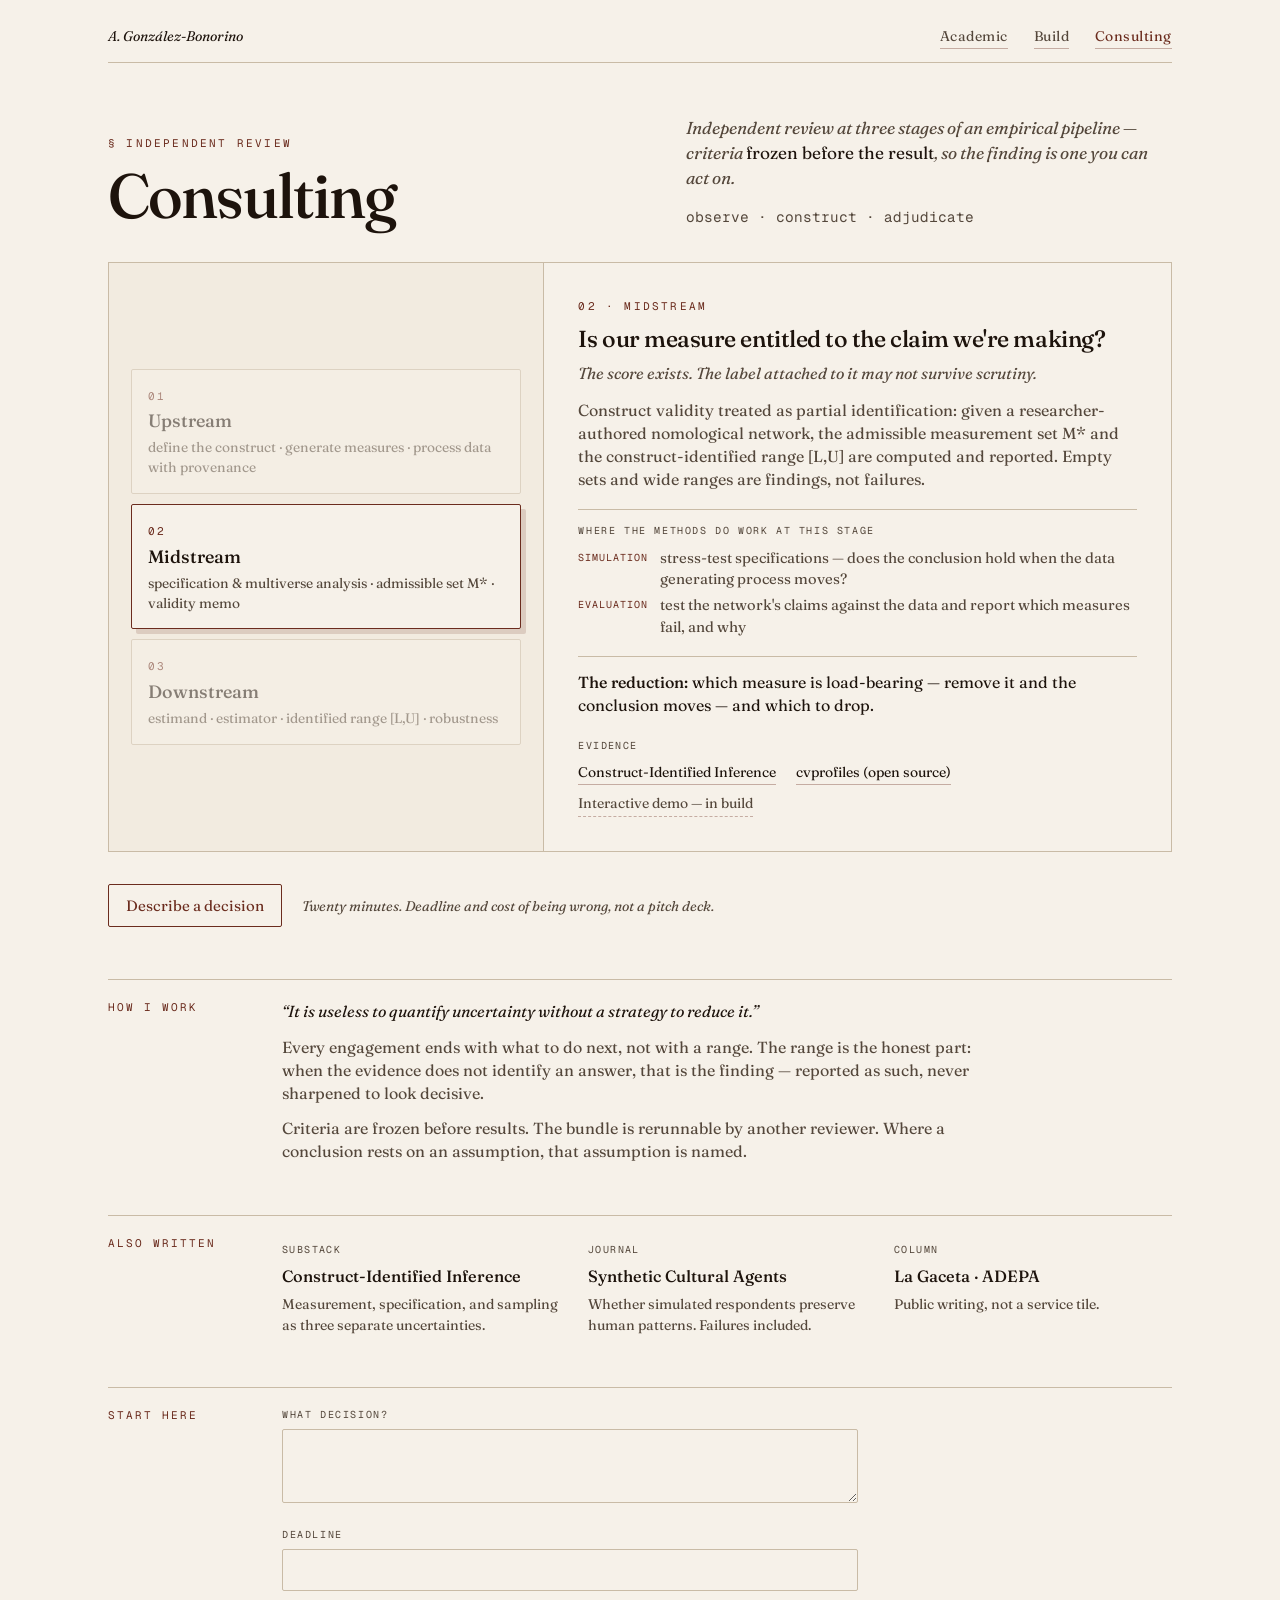
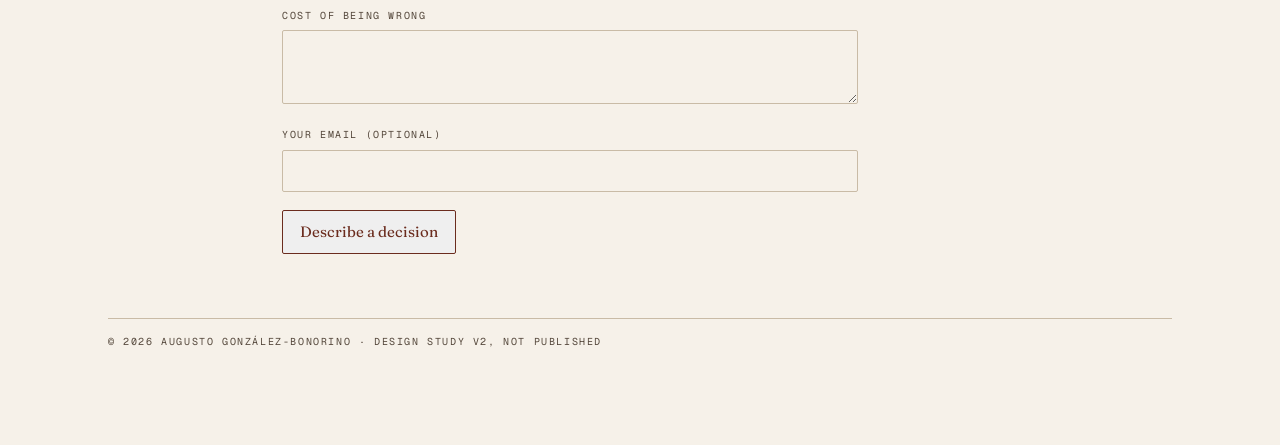
<file: page/consulting-v2.html>
<!DOCTYPE html>
<html lang="en">
<head>
<meta charset="UTF-8" />
<meta name="viewport" content="width=device-width, initial-scale=1.0" />
<title>Consulting — v2 (split: choices left, detail right)</title>
<link rel="preconnect" href="https://fonts.googleapis.com" />
<link rel="preconnect" href="https://fonts.gstatic.com" crossorigin />
<link href="https://fonts.googleapis.com/css2?family=Fraunces:ital,opsz,wght@0,9..144,400;0,9..144,500;0,9..144,600;1,9..144,400&family=Geist+Mono:wght@400;500&display=swap" rel="stylesheet" />
<style>
  :root{
    --paper: 38 44% 94%;
    --paper-deep: 36 36% 86%;
    --ink: 24 40% 8%;
    --rule: 36 24% 72%;
    --muted-ink: 28 18% 28%;
    --oxblood: 11 56% 27%;
    --subtle: 38 32% 88%;
    --serif:"Fraunces","Iowan Old Style",Georgia,serif;
    --mono:"Geist Mono",ui-monospace,"SF Mono",monospace;
    --ease:cubic-bezier(.16,1,.3,1);
    --dur:240ms;
  }
  *{box-sizing:border-box;margin:0;padding:0}
  html,body{background:hsl(var(--paper));color:hsl(var(--ink))}
  body{font-family:var(--serif);-webkit-font-smoothing:antialiased;line-height:1.45}
  a{color:inherit}
  .page{max-width:1120px;margin:0 auto;padding:26px 28px 96px}

  nav{display:flex;align-items:baseline;justify-content:space-between;
      border-bottom:1px solid hsl(var(--rule));padding-bottom:13px;font-size:13px}
  nav .who{font-style:italic;font-size:14px}
  nav .links{display:flex;gap:1.6rem;letter-spacing:.04em;color:hsl(var(--muted-ink))}
  nav a{text-decoration:none}
  nav a[aria-current]{color:hsl(var(--oxblood))}

  .kicker{font-family:var(--mono);font-size:11px;letter-spacing:.2em;
          text-transform:uppercase;color:hsl(var(--oxblood))}
  header{margin:52px 0 30px;display:grid;grid-template-columns:1.05fr .95fr;gap:40px;align-items:end}
  h1{font-size:clamp(2.5rem,5.6vw,3.9rem);font-weight:500;letter-spacing:-.03em;
     line-height:1.03;margin-top:12px}
  .lede{font-size:1.08rem;font-style:italic;color:hsl(var(--muted-ink));max-width:34rem;padding-bottom:5px}
  .lede em{font-style:normal;color:hsl(var(--ink))}
  .thesis{margin-top:12px;font-family:var(--mono);font-size:.9rem;color:hsl(var(--muted-ink))}

  /* ---------- split: choices left, detail right ---------- */
  .split{margin-top:34px;display:grid;grid-template-columns:minmax(290px,.82fr) 1.18fr;
         border:1px solid hsl(var(--rule))}
  .choices{display:flex;flex-direction:column;justify-content:center;gap:10px;
           padding:22px;background:hsl(var(--paper-deep)/.32);
           border-right:1px solid hsl(var(--rule))}

  .choice{position:relative;text-align:left;font:inherit;color:inherit;cursor:pointer;
          background:hsl(var(--paper));border:1px solid hsl(var(--rule));border-radius:2px;
          padding:13px 16px 15px;display:block;
          transition:border-color var(--dur) var(--ease),box-shadow var(--dur) var(--ease),
                     opacity var(--dur) var(--ease),transform var(--dur) var(--ease)}
  .choice:hover{border-color:hsl(var(--oxblood))}
  .choice:focus-visible{outline:2px solid hsl(var(--oxblood));outline-offset:2px}
  .choice .num{font-family:var(--mono);font-size:11px;letter-spacing:.16em;color:hsl(var(--oxblood))}
  .choice .name{display:block;font-size:1.12rem;font-weight:500;margin-top:2px}
  .choice .scope{display:block;font-size:.86rem;color:hsl(var(--muted-ink));margin-top:4px}

  .split[data-stage="upstream"]   .choice[data-stage="upstream"],
  .split[data-stage="midstream"]  .choice[data-stage="midstream"],
  .split[data-stage="downstream"] .choice[data-stage="downstream"]{
    border-color:hsl(var(--oxblood));
    box-shadow:5px 5px 0 0 hsl(var(--oxblood)/.16);
  }
  .split[data-stage="upstream"]   .choice:not([data-stage="upstream"]),
  .split[data-stage="midstream"]  .choice:not([data-stage="midstream"]),
  .split[data-stage="downstream"] .choice:not([data-stage="downstream"]){opacity:.5}

  .detail{padding:30px 34px 34px;background:hsl(var(--paper));
          display:flex;flex-direction:column;gap:22px}
  .detail h2{font-size:1.45rem;font-weight:500;letter-spacing:-.02em;margin:8px 0 10px;line-height:1.2}
  .detail .q{font-style:italic;color:hsl(var(--muted-ink))}
  .detail .body{color:hsl(var(--muted-ink));max-width:40rem;margin-top:13px}

  /* where simulation / evaluation actually do work at this stage */
  .applied{margin-top:18px;padding-top:14px;border-top:1px solid hsl(var(--rule))}
  .applied .h{font-family:var(--mono);font-size:10px;letter-spacing:.16em;
              text-transform:uppercase;color:hsl(var(--muted-ink));margin-bottom:9px}
  .applied dl{display:grid;grid-template-columns:auto 1fr;gap:5px 12px;max-width:40rem}
  .applied dt{font-family:var(--mono);font-size:10px;letter-spacing:.1em;text-transform:uppercase;
              color:hsl(var(--oxblood));padding-top:3px}
  .applied dd{font-size:.92rem;color:hsl(var(--muted-ink))}

  .red{margin-top:18px;padding-top:14px;border-top:1px solid hsl(var(--rule));max-width:40rem}
  .red b{font-weight:500;color:hsl(var(--ink))}

  .links{display:flex;flex-wrap:wrap;gap:8px 20px;align-items:baseline}
  .links .lbl{font-family:var(--mono);font-size:10px;letter-spacing:.14em;
              text-transform:uppercase;color:hsl(var(--muted-ink));width:100%}
  .links a{font-size:14px;text-decoration:none;border-bottom:1px solid hsl(var(--oxblood)/.35);
           padding-bottom:2px}
  .links a:hover{border-color:hsl(var(--oxblood))}
  .links a.soon{color:hsl(var(--muted-ink));border-bottom-style:dashed;pointer-events:none}

  .cta-row{margin-top:32px;display:flex;gap:20px;align-items:baseline;flex-wrap:wrap}
  .cta{display:inline-block;padding:10px 17px;border:1px solid hsl(var(--oxblood));
       color:hsl(var(--oxblood));text-decoration:none;font-size:15px;border-radius:2px;
       transition:background var(--dur) var(--ease),color var(--dur) var(--ease)}
  .cta:hover{background:hsl(var(--oxblood));color:hsl(var(--paper))}
  .cta-note{font-size:14px;font-style:italic;color:hsl(var(--muted-ink))}

  .band{margin-top:52px;padding-top:20px;border-top:1px solid hsl(var(--rule));
        display:grid;grid-template-columns:150px 1fr;gap:24px}
  .band h3{font-family:var(--mono);font-size:11px;letter-spacing:.18em;text-transform:uppercase;
           font-weight:400;color:hsl(var(--oxblood))}
  .band p{max-width:44rem;color:hsl(var(--muted-ink))}
  .band p + p{margin-top:12px}
  .band .pull{font-style:italic;color:hsl(var(--ink))}

  .rail3{display:grid;grid-template-columns:1fr 1fr 1fr;gap:28px}
  .rail3 .kind{font-family:var(--mono);font-size:10px;letter-spacing:.14em;
               text-transform:uppercase;color:hsl(var(--muted-ink))}
  .rail3 h4{font-size:1.02rem;font-weight:500;margin:5px 0 6px}
  .rail3 a{text-decoration:none}
  .rail3 a:hover{color:hsl(var(--oxblood))}
  .rail3 p{font-size:14px;color:hsl(var(--muted-ink))}

  form{max-width:36rem}
  .f{margin-bottom:18px}
  label{display:block;font-family:var(--mono);font-size:10px;letter-spacing:.16em;
        text-transform:uppercase;color:hsl(var(--muted-ink));margin-bottom:7px}
  input,textarea{width:100%;background:hsl(var(--paper));border:1px solid hsl(var(--rule));
                 border-radius:2px;padding:9px 11px;font:inherit;font-size:15px;color:inherit;
                 outline:none;transition:border-color var(--dur) var(--ease)}
  textarea{resize:vertical;min-height:74px}
  input:focus,textarea:focus{border-color:hsl(var(--oxblood))}
  button.cta{cursor:pointer;font-family:var(--serif);min-height:44px}

  footer{margin-top:64px;padding-top:16px;border-top:1px solid hsl(var(--rule));
         font-family:var(--mono);font-size:10px;letter-spacing:.16em;
         text-transform:uppercase;color:hsl(var(--muted-ink))}

  @media (max-width:880px){
    header,.split,.band{grid-template-columns:1fr}
    .choices{border-right:0;border-bottom:1px solid hsl(var(--rule))}
    .rail3{grid-template-columns:1fr}
  }
  @media (prefers-reduced-motion:reduce){*{transition:none !important}}
</style>
</head>
<body>
<div class="page">

  <nav>
    <a class="who" href="#">A. González-Bonorino</a>
    <div class="links">
      <a href="#">Academic</a><a href="#">Build</a><a href="#" aria-current="page">Consulting</a>
    </div>
  </nav>

  <header>
    <div>
      <p class="kicker">§ Independent review</p>
      <h1>Consulting</h1>
    </div>
    <div>
      <p class="lede">Independent review at three stages of an empirical pipeline — criteria
        <em>frozen before the result</em>, so the finding is one you can act on.</p>
      <p class="thesis">observe · construct · adjudicate</p>
    </div>
  </header>

  <div class="split" id="split" data-stage="midstream">
    <div class="choices">
      <button class="choice" data-stage="upstream">
        <span class="num">01</span><span class="name">Upstream</span>
        <span class="scope">define the construct · generate measures · process data with provenance</span>
      </button>
      <button class="choice" data-stage="midstream">
        <span class="num">02</span><span class="name">Midstream</span>
        <span class="scope">specification &amp; multiverse analysis · admissible set M* · validity memo</span>
      </button>
      <button class="choice" data-stage="downstream">
        <span class="num">03</span><span class="name">Downstream</span>
        <span class="scope">estimand · estimator · identified range [L,U] · robustness</span>
      </button>
    </div>

    <div class="detail">
      <div>
        <span class="kicker" id="d-kicker"></span>
        <h2 id="d-title"></h2>
        <p class="q" id="d-q"></p>
        <p class="body" id="d-body"></p>

        <div class="applied">
          <p class="h">Where the methods do work at this stage</p>
          <dl id="d-applied"></dl>
        </div>

        <p class="red" id="d-red"></p>
      </div>
      <div class="links">
        <span class="lbl">Evidence</span>
        <div id="d-links" style="display:flex;flex-wrap:wrap;gap:8px 20px"></div>
      </div>
    </div>
  </div>

  <div class="cta-row">
    <a class="cta" href="#start">Describe a decision</a>
    <span class="cta-note">Twenty minutes. Deadline and cost of being wrong, not a pitch deck.</span>
  </div>

  <section class="band how">
    <h3>How I work</h3>
    <div>
      <p class="pull">“It is useless to quantify uncertainty without a strategy to reduce it.”</p>
      <p>Every engagement ends with what to do next, not with a range. The range is the honest part:
         when the evidence does not identify an answer, that is the finding — reported as such,
         never sharpened to look decisive.</p>
      <p>Criteria are frozen before results. The bundle is rerunnable by another reviewer. Where a
         conclusion rests on an assumption, that assumption is named.</p>
    </div>
  </section>

  <section class="band writing">
    <h3>Also written</h3>
    <div class="rail3">
      <article>
        <span class="kind">Substack</span>
        <h4><a href="https://augustogbonorino.substack.com/p/construct-identified-inference">Construct-Identified Inference</a></h4>
        <p>Measurement, specification, and sampling as three separate uncertainties.</p>
      </article>
      <article>
        <span class="kind">Journal</span>
        <h4><a href="https://arxiv.org/abs/2501.06834">Synthetic Cultural Agents</a></h4>
        <p>Whether simulated respondents preserve human patterns. Failures included.</p>
      </article>
      <article>
        <span class="kind">Column</span>
        <h4><a href="#">La Gaceta · ADEPA</a></h4>
        <p>Public writing, not a service tile.</p>
      </article>
    </div>
  </section>

  <section class="band form" id="start">
    <h3>Start here</h3>
    <form onsubmit="event.preventDefault();alert('mailto: wired in the real build')">
      <div class="f"><label for="decision">What decision?</label><textarea id="decision"></textarea></div>
      <div class="f"><label for="deadline">Deadline</label><input id="deadline" type="text" /></div>
      <div class="f"><label for="cost">Cost of being wrong</label><textarea id="cost"></textarea></div>
      <div class="f"><label for="email">Your email (optional)</label><input id="email" type="email" /></div>
      <button class="cta" type="submit">Describe a decision</button>
    </form>
  </section>

  <footer>© 2026 Augusto González-Bonorino · design study v2, not published</footer>
</div>

<script>
const STAGES = {
  upstream: {
    kicker: "01 · upstream",
    title: "We need to measure something we can't observe yet",
    q: "A construct with no instrument, or a pipeline nobody can audit.",
    body: "I define the construct, propose a menu of candidate measures, and build the processing chain that produces them — with provenance attached to every transformation, so a reviewer can see where each number came from.",
    applied: [
      ["simulation", "generate synthetic data to prototype and stress measures before anyone pays to collect them"],
      ["evaluation", "validate items and instruments against the construct they claim to represent"]
    ],
    red: "<b>The reduction:</b> which measure is worth building first, and what it would take to justify it.",
    links: [["Measurement menu — template", "#"], ["cvprofiles (open source)", "https://github.com/Bonorinoa/cvprofiles"]]
  },
  midstream: {
    kicker: "02 · midstream",
    title: "Is our measure entitled to the claim we're making?",
    q: "The score exists. The label attached to it may not survive scrutiny.",
    body: "Construct validity treated as partial identification: given a researcher-authored nomological network, the admissible measurement set M* and the construct-identified range [L,U] are computed and reported. Empty sets and wide ranges are findings, not failures.",
    applied: [
      ["simulation", "stress-test specifications — does the conclusion hold when the data generating process moves?"],
      ["evaluation", "test the network's claims against the data and report which measures fail, and why"]
    ],
    red: "<b>The reduction:</b> which measure is load-bearing — remove it and the conclusion moves — and which to drop.",
    links: [["Construct-Identified Inference", "https://augustogbonorino.substack.com/p/construct-identified-inference"], ["cvprofiles (open source)", "https://github.com/Bonorinoa/cvprofiles"], ["Interactive demo — in build", "#"]]
  },
  downstream: {
    kicker: "03 · downstream",
    title: "Is the number defensible — and what do we do?",
    q: "An estimate is on the table and someone has to act on it.",
    body: "Estimand, estimator, estimate, then the robustness work: multiverse and sensitivity analysis, honest uncertainty, and an explicit statement of what the evidence does not establish.",
    applied: [
      ["simulation", "power analysis and counterfactual worlds — what would we see under an effect that isn't there?"],
      ["evaluation", "robustness and sensitivity checks against the assumptions carrying the result"]
    ],
    red: "<b>The reduction:</b> what to collect next to shrink the range, and whether it is worth the cost.",
    links: [["Reproducibility audit — in build", "#"], ["Synthetic Cultural Agents", "https://arxiv.org/abs/2501.06834"]]
  }
};

const split = document.getElementById("split");

function render(stage){
  const s = STAGES[stage];
  document.getElementById("d-kicker").textContent  = s.kicker;
  document.getElementById("d-title").textContent   = s.title;
  document.getElementById("d-q").textContent       = s.q;
  document.getElementById("d-body").textContent    = s.body;
  document.getElementById("d-applied").innerHTML   =
    s.applied.map(([k,v]) => `<dt>${k}</dt><dd>${v}</dd>`).join("");
  document.getElementById("d-red").innerHTML       = s.red;
  document.getElementById("d-links").innerHTML     =
    s.links.map(([l,h]) => `<a href="${h}"${h==="#"?` class="soon"`:""}>${l}</a>`).join("");
  split.dataset.stage = stage;
}

document.querySelectorAll(".choice").forEach(c => {
  c.addEventListener("click", () => render(c.dataset.stage));
});

const params = new URLSearchParams(location.search);
render(STAGES[params.get("stage")] ? params.get("stage") : "midstream");
</script>
</body>
</html>
</file>
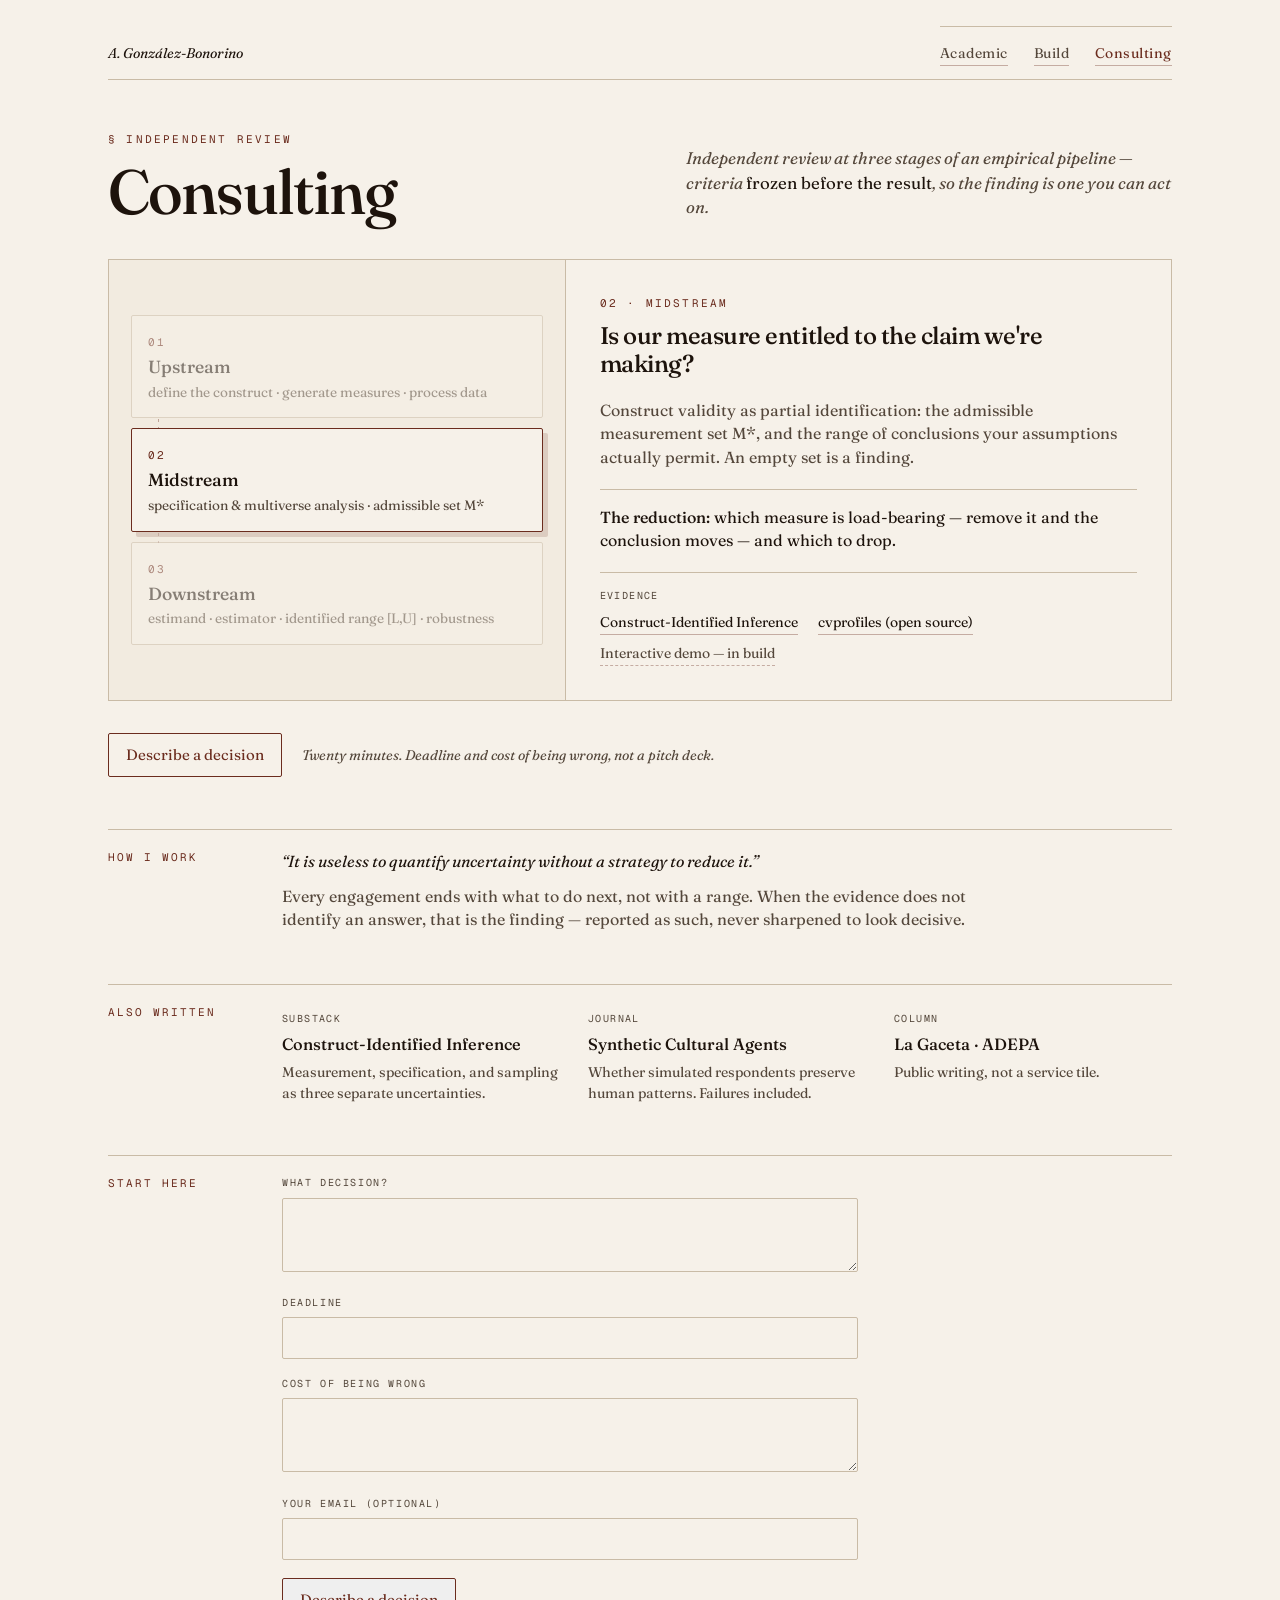
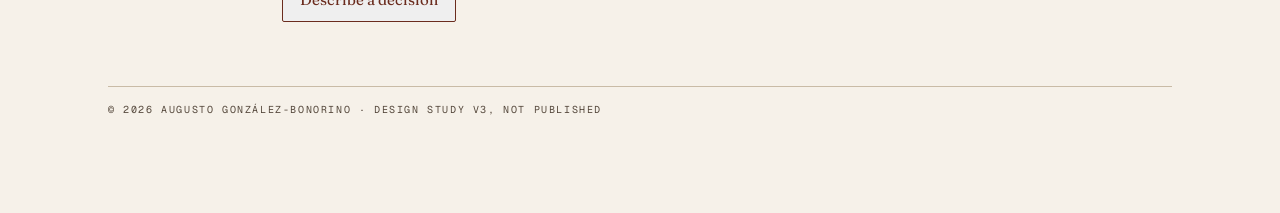
<file: page/consulting-v3.html>
<!DOCTYPE html>
<html lang="en">
<head>
<meta charset="UTF-8" />
<meta name="viewport" content="width=device-width, initial-scale=1.0" />
<title>Consulting — v3 (curated panel + propagation)</title>
<link rel="preconnect" href="https://fonts.googleapis.com" />
<link rel="preconnect" href="https://fonts.gstatic.com" crossorigin />
<link href="https://fonts.googleapis.com/css2?family=Fraunces:ital,opsz,wght@0,9..144,400;0,9..144,500;0,9..144,600;1,9..144,400&family=Geist+Mono:wght@400;500&display=swap" rel="stylesheet" />
<style>
  :root{
    --paper: 38 44% 94%;
    --paper-deep: 36 36% 86%;
    --ink: 24 40% 8%;
    --rule: 36 24% 72%;
    --muted-ink: 28 18% 28%;
    --oxblood: 11 56% 27%;
    --serif:"Fraunces","Iowan Old Style",Georgia,serif;
    --mono:"Geist Mono",ui-monospace,"SF Mono",monospace;
    --ease:cubic-bezier(.16,1,.3,1);
    --dur:240ms;
  }
  *{box-sizing:border-box;margin:0;padding:0}
  html,body{background:hsl(var(--paper));color:hsl(var(--ink))}
  body{font-family:var(--serif);-webkit-font-smoothing:antialiased;line-height:1.45}
  a{color:inherit}
  .page{max-width:1120px;margin:0 auto;padding:26px 28px 96px}

  nav{display:flex;align-items:baseline;justify-content:space-between;
      border-bottom:1px solid hsl(var(--rule));padding-bottom:13px;font-size:13px}
  nav .who{font-style:italic;font-size:14px}
  nav .links{display:flex;gap:1.6rem;letter-spacing:.04em;color:hsl(var(--muted-ink))}
  nav a{text-decoration:none}
  nav a[aria-current]{color:hsl(var(--oxblood))}

  .kicker{font-family:var(--mono);font-size:11px;letter-spacing:.2em;
          text-transform:uppercase;color:hsl(var(--oxblood))}
  header{margin:52px 0 30px;display:grid;grid-template-columns:1.05fr .95fr;gap:40px;align-items:end}
  h1{font-size:clamp(2.5rem,5.6vw,3.9rem);font-weight:500;letter-spacing:-.03em;
     line-height:1.03;margin-top:12px}
  .lede{font-size:1.05rem;font-style:italic;color:hsl(var(--muted-ink));max-width:32rem;padding-bottom:5px}
  .lede em{font-style:normal;color:hsl(var(--ink))}

  /* ---------- split ---------- */
  .split{margin-top:34px;display:grid;grid-template-columns:minmax(290px,.86fr) 1.14fr;
         border:1px solid hsl(var(--rule))}
  .choices{display:flex;flex-direction:column;justify-content:center;gap:10px;
           padding:22px;background:hsl(var(--paper-deep)/.32);
           border-right:1px solid hsl(var(--rule))}

  .choice{position:relative;text-align:left;font:inherit;color:inherit;cursor:pointer;
          background:hsl(var(--paper));border:1px solid hsl(var(--rule));border-radius:2px;
          padding:13px 16px 15px;display:block;
          transition:border-color var(--dur) var(--ease),box-shadow var(--dur) var(--ease),
                     opacity var(--dur) var(--ease)}
  .choice:hover{border-color:hsl(var(--oxblood))}
  .choice:focus-visible{outline:2px solid hsl(var(--oxblood));outline-offset:2px}
  .choice .num{font-family:var(--mono);font-size:11px;letter-spacing:.16em;color:hsl(var(--oxblood))}
  .choice .name{display:block;font-size:1.1rem;font-weight:500;margin-top:2px}
  .choice .scope{display:block;font-size:.85rem;color:hsl(var(--muted-ink));margin-top:3px}

  /* propagation between stages.
     ::before = the connection. Always visible, so the three stages read as one
       pipeline even in a still frame or under reduced motion.
     ::after  = the glint. Travels down and fades, intermittently (visible for
       roughly 9% of a 7s cycle), suggesting information moving between stages.
     Decorative only: removing both leaves a working, readable page. */
  .choice + .choice::before{
    content:"";position:absolute;left:26px;top:-10px;width:1px;height:10px;
    background-image:repeating-linear-gradient(to bottom,
      hsl(var(--oxblood)/.38) 0 3px, transparent 3px 8px);
    background-size:1px 8px;background-repeat:repeat-y;
  }
  .choice + .choice::after{
    content:"";position:absolute;left:25px;top:-11px;width:3px;height:4px;
    border-radius:1px;background:hsl(var(--oxblood));opacity:0;
    animation:glint 7s linear infinite;
  }
  .choice[data-stage="downstream"]::after{animation-delay:1.15s}
  @keyframes glint{
    0%{transform:translateY(0);opacity:0}
    4%{opacity:.85}
    13%{transform:translateY(12px);opacity:0}
    100%{transform:translateY(12px);opacity:0}
  }

  .split[data-stage="upstream"]   .choice[data-stage="upstream"],
  .split[data-stage="midstream"]  .choice[data-stage="midstream"],
  .split[data-stage="downstream"] .choice[data-stage="downstream"]{
    border-color:hsl(var(--oxblood));box-shadow:5px 5px 0 0 hsl(var(--oxblood)/.16);
  }
  .split[data-stage="upstream"]   .choice:not([data-stage="upstream"]),
  .split[data-stage="midstream"]  .choice:not([data-stage="midstream"]),
  .split[data-stage="downstream"] .choice:not([data-stage="downstream"]){opacity:.5}

  /* ---------- curated detail: five elements, nothing else ---------- */
  .detail{padding:30px 34px 34px;background:hsl(var(--paper));
          display:flex;flex-direction:column;gap:20px}
  .detail h2{font-size:1.5rem;font-weight:500;letter-spacing:-.02em;line-height:1.2;margin-top:9px}
  .detail .body{color:hsl(var(--muted-ink));max-width:38rem}
  .red{padding-top:16px;border-top:1px solid hsl(var(--rule));max-width:38rem}
  .red b{font-weight:500;color:hsl(var(--ink))}
  .links{display:flex;flex-wrap:wrap;gap:8px 20px;align-items:baseline;
         padding-top:16px;border-top:1px solid hsl(var(--rule))}
  .links .lbl{font-family:var(--mono);font-size:10px;letter-spacing:.14em;
              text-transform:uppercase;color:hsl(var(--muted-ink));width:100%}
  .links a{font-size:14px;text-decoration:none;border-bottom:1px solid hsl(var(--oxblood)/.35);
           padding-bottom:2px}
  .links a:hover{border-color:hsl(var(--oxblood))}
  .links a.soon{color:hsl(var(--muted-ink));border-bottom-style:dashed;pointer-events:none}

  .cta-row{margin-top:32px;display:flex;gap:20px;align-items:baseline;flex-wrap:wrap}
  .cta{display:inline-block;padding:10px 17px;border:1px solid hsl(var(--oxblood));
       color:hsl(var(--oxblood));text-decoration:none;font-size:15px;border-radius:2px;
       transition:background var(--dur) var(--ease),color var(--dur) var(--ease)}
  .cta:hover{background:hsl(var(--oxblood));color:hsl(var(--paper))}
  .cta-note{font-size:14px;font-style:italic;color:hsl(var(--muted-ink))}

  .band{margin-top:52px;padding-top:20px;border-top:1px solid hsl(var(--rule));
        display:grid;grid-template-columns:150px 1fr;gap:24px}
  .band h3{font-family:var(--mono);font-size:11px;letter-spacing:.18em;text-transform:uppercase;
           font-weight:400;color:hsl(var(--oxblood))}
  .band p{max-width:44rem;color:hsl(var(--muted-ink))}
  .band p + p{margin-top:12px}
  .band .pull{font-style:italic;color:hsl(var(--ink))}

  .rail3{display:grid;grid-template-columns:1fr 1fr 1fr;gap:28px}
  .rail3 .kind{font-family:var(--mono);font-size:10px;letter-spacing:.14em;
               text-transform:uppercase;color:hsl(var(--muted-ink))}
  .rail3 h4{font-size:1.02rem;font-weight:500;margin:5px 0 6px}
  .rail3 a{text-decoration:none}
  .rail3 a:hover{color:hsl(var(--oxblood))}
  .rail3 p{font-size:14px;color:hsl(var(--muted-ink))}

  form{max-width:36rem}
  .f{margin-bottom:18px}
  label{display:block;font-family:var(--mono);font-size:10px;letter-spacing:.16em;
        text-transform:uppercase;color:hsl(var(--muted-ink));margin-bottom:7px}
  input,textarea{width:100%;background:hsl(var(--paper));border:1px solid hsl(var(--rule));
                 border-radius:2px;padding:9px 11px;font:inherit;font-size:15px;color:inherit;
                 outline:none;transition:border-color var(--dur) var(--ease)}
  textarea{resize:vertical;min-height:74px}
  input:focus,textarea:focus{border-color:hsl(var(--oxblood))}
  button.cta{cursor:pointer;font-family:var(--serif);min-height:44px}

  footer{margin-top:64px;padding-top:16px;border-top:1px solid hsl(var(--rule));
         font-family:var(--mono);font-size:10px;letter-spacing:.16em;
         text-transform:uppercase;color:hsl(var(--muted-ink))}

  @media (max-width:880px){
    header,.split,.band{grid-template-columns:1fr}
    .choices{border-right:0;border-bottom:1px solid hsl(var(--rule))}
    .rail3{grid-template-columns:1fr}
  }
  @media (prefers-reduced-motion:reduce){
    *{transition:none !important;animation:none !important}
    .choice + .choice::after{display:none}
    .choice + .choice::before{background-image:repeating-linear-gradient(to bottom,
      hsl(var(--oxblood)/.45) 0 3px, transparent 3px 8px)}
  }
</style>
</head>
<body>
<div class="page">

  <nav>
    <a class="who" href="#">A. González-Bonorino</a>
    <div class="links">
      <a href="#">Academic</a><a href="#">Build</a><a href="#" aria-current="page">Consulting</a>
    </div>
  </nav>

  <header>
    <div>
      <p class="kicker">§ Independent review</p>
      <h1>Consulting</h1>
    </div>
    <div>
      <p class="lede">Independent review at three stages of an empirical pipeline — criteria
        <em>frozen before the result</em>, so the finding is one you can act on.</p>
    </div>
  </header>

  <div class="split" id="split" data-stage="midstream">
    <div class="choices">
      <button class="choice" data-stage="upstream">
        <span class="num">01</span><span class="name">Upstream</span>
        <span class="scope">define the construct · generate measures · process data</span>
      </button>
      <button class="choice" data-stage="midstream">
        <span class="num">02</span><span class="name">Midstream</span>
        <span class="scope">specification &amp; multiverse analysis · admissible set M*</span>
      </button>
      <button class="choice" data-stage="downstream">
        <span class="num">03</span><span class="name">Downstream</span>
        <span class="scope">estimand · estimator · identified range [L,U] · robustness</span>
      </button>
    </div>

    <div class="detail">
      <div>
        <span class="kicker" id="d-kicker"></span>
        <h2 id="d-title"></h2>
      </div>
      <p class="body" id="d-body"></p>
      <p class="red" id="d-red"></p>
      <div class="links">
        <span class="lbl">Evidence</span>
        <div id="d-links" style="display:flex;flex-wrap:wrap;gap:8px 20px"></div>
      </div>
    </div>
  </div>

  <div class="cta-row">
    <a class="cta" href="#start">Describe a decision</a>
    <span class="cta-note">Twenty minutes. Deadline and cost of being wrong, not a pitch deck.</span>
  </div>

  <section class="band how">
    <h3>How I work</h3>
    <div>
      <p class="pull">“It is useless to quantify uncertainty without a strategy to reduce it.”</p>
      <p>Every engagement ends with what to do next, not with a range. When the evidence does not
         identify an answer, that is the finding — reported as such, never sharpened to look decisive.</p>
    </div>
  </section>

  <section class="band writing">
    <h3>Also written</h3>
    <div class="rail3">
      <article>
        <span class="kind">Substack</span>
        <h4><a href="https://augustogbonorino.substack.com/p/construct-identified-inference">Construct-Identified Inference</a></h4>
        <p>Measurement, specification, and sampling as three separate uncertainties.</p>
      </article>
      <article>
        <span class="kind">Journal</span>
        <h4><a href="https://arxiv.org/abs/2501.06834">Synthetic Cultural Agents</a></h4>
        <p>Whether simulated respondents preserve human patterns. Failures included.</p>
      </article>
      <article>
        <span class="kind">Column</span>
        <h4><a href="#">La Gaceta · ADEPA</a></h4>
        <p>Public writing, not a service tile.</p>
      </article>
    </div>
  </section>

  <section class="band form" id="start">
    <h3>Start here</h3>
    <form onsubmit="event.preventDefault();alert('mailto: wired in the real build')">
      <div class="f"><label for="decision">What decision?</label><textarea id="decision"></textarea></div>
      <div class="f"><label for="deadline">Deadline</label><input id="deadline" type="text" /></div>
      <div class="f"><label for="cost">Cost of being wrong</label><textarea id="cost"></textarea></div>
      <div class="f"><label for="email">Your email (optional)</label><input id="email" type="email" /></div>
      <button class="cta" type="submit">Describe a decision</button>
    </form>
  </section>

  <footer>© 2026 Augusto González-Bonorino · design study v3, not published</footer>
</div>

<script>
const STAGES = {
  upstream: {
    kicker: "01 · upstream",
    title: "We need to measure something we can't observe yet",
    body: "I define the construct, propose candidate measures, and build the processing chain — with provenance on every transformation, so a reviewer can see where each number came from.",
    red: "<b>The reduction:</b> which measure is worth building first.",
    links: [["Measurement menu — template", "#"], ["cvprofiles (open source)", "https://github.com/Bonorinoa/cvprofiles"]]
  },
  midstream: {
    kicker: "02 · midstream",
    title: "Is our measure entitled to the claim we're making?",
    body: "Construct validity as partial identification: the admissible measurement set M*, and the range of conclusions your assumptions actually permit. An empty set is a finding.",
    red: "<b>The reduction:</b> which measure is load-bearing — remove it and the conclusion moves — and which to drop.",
    links: [["Construct-Identified Inference", "https://augustogbonorino.substack.com/p/construct-identified-inference"], ["cvprofiles (open source)", "https://github.com/Bonorinoa/cvprofiles"], ["Interactive demo — in build", "#"]]
  },
  downstream: {
    kicker: "03 · downstream",
    title: "Is the number defensible — and what do we do?",
    body: "Estimand, estimator, estimate, then the robustness work — including an explicit statement of what the evidence does not establish.",
    red: "<b>The reduction:</b> what to collect next to shrink the range.",
    links: [["Reproducibility audit — in build", "#"], ["Synthetic Cultural Agents", "https://arxiv.org/abs/2501.06834"]]
  }
};

const split = document.getElementById("split");

function render(stage){
  const s = STAGES[stage];
  document.getElementById("d-kicker").textContent = s.kicker;
  document.getElementById("d-title").textContent  = s.title;
  document.getElementById("d-body").textContent   = s.body;
  document.getElementById("d-red").innerHTML      = s.red;
  document.getElementById("d-links").innerHTML    =
    s.links.map(([l,h]) => `<a href="${h}"${h==="#"?` class="soon"`:""}>${l}</a>`).join("");
  split.dataset.stage = stage;
}

document.querySelectorAll(".choice").forEach(c => {
  c.addEventListener("click", () => render(c.dataset.stage));
});

const params = new URLSearchParams(location.search);
render(STAGES[params.get("stage")] ? params.get("stage") : "midstream");
</script>
</body>
</html>
</file>
